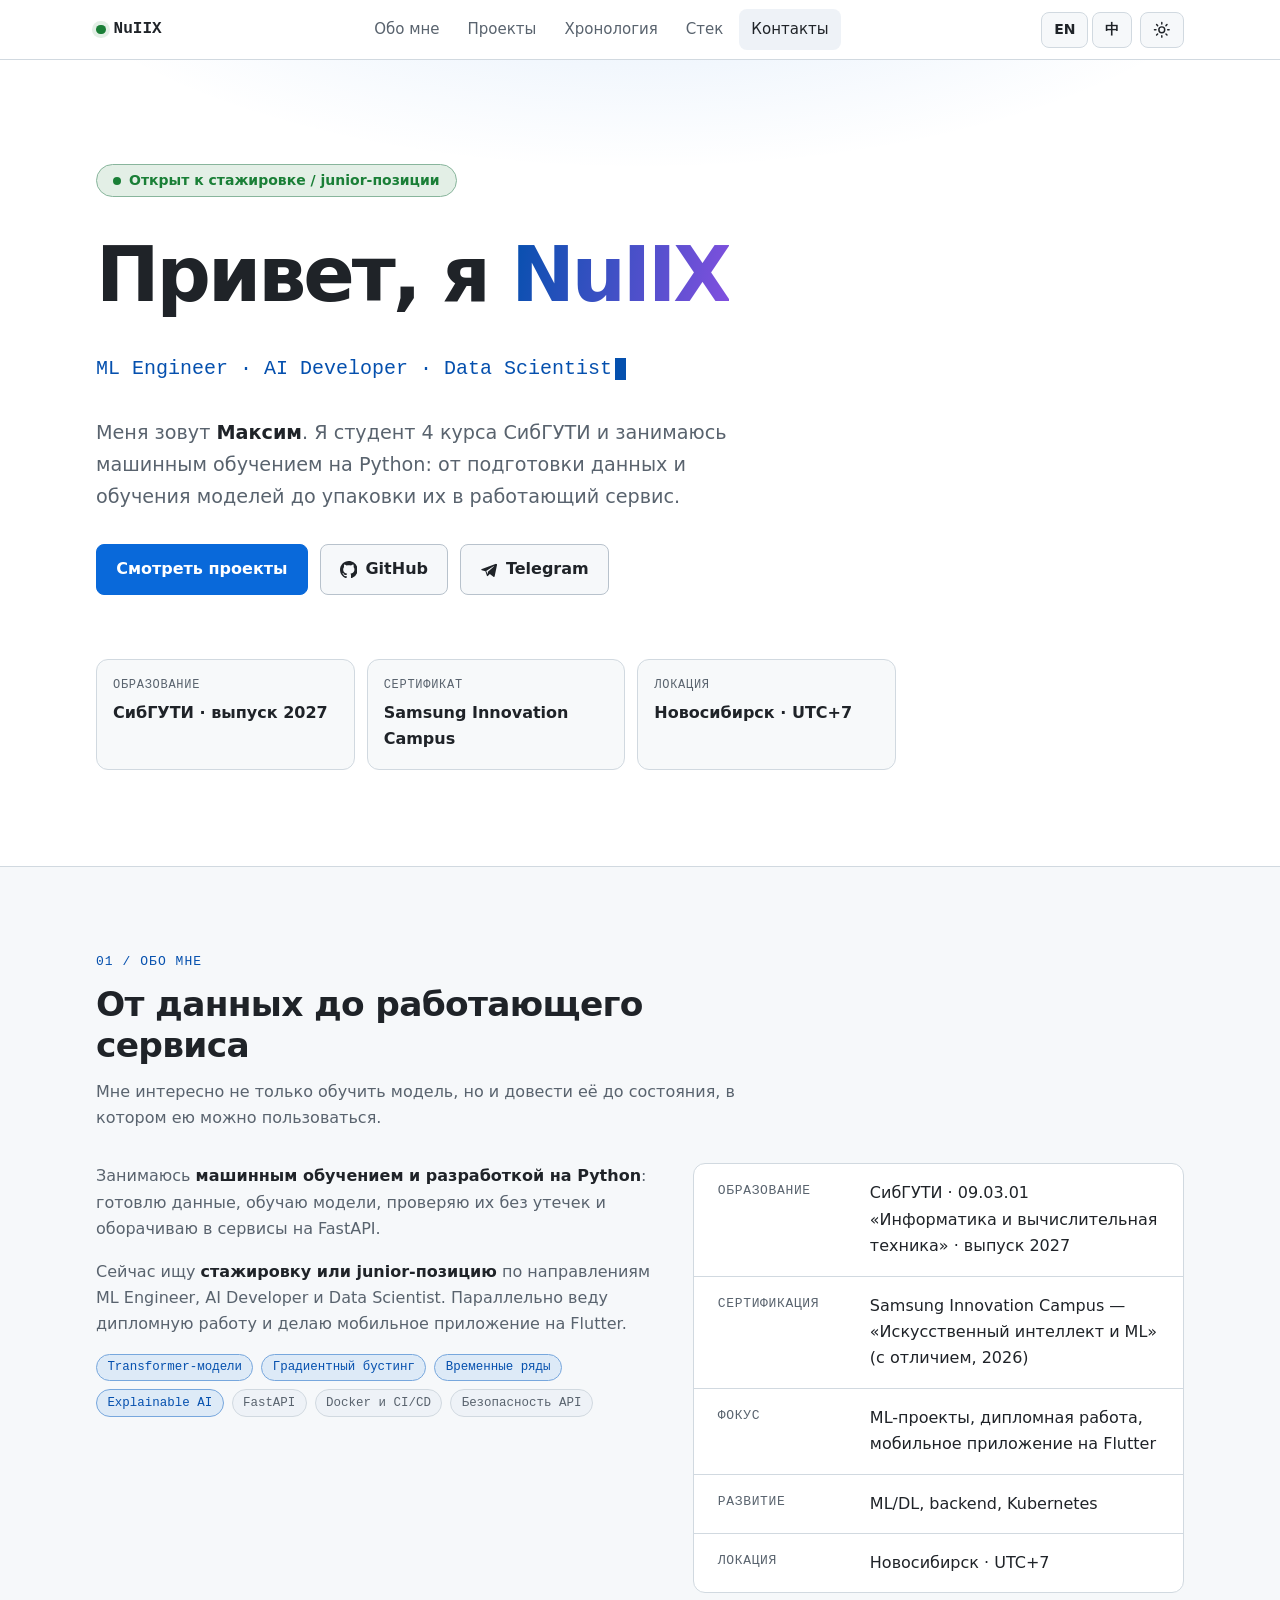
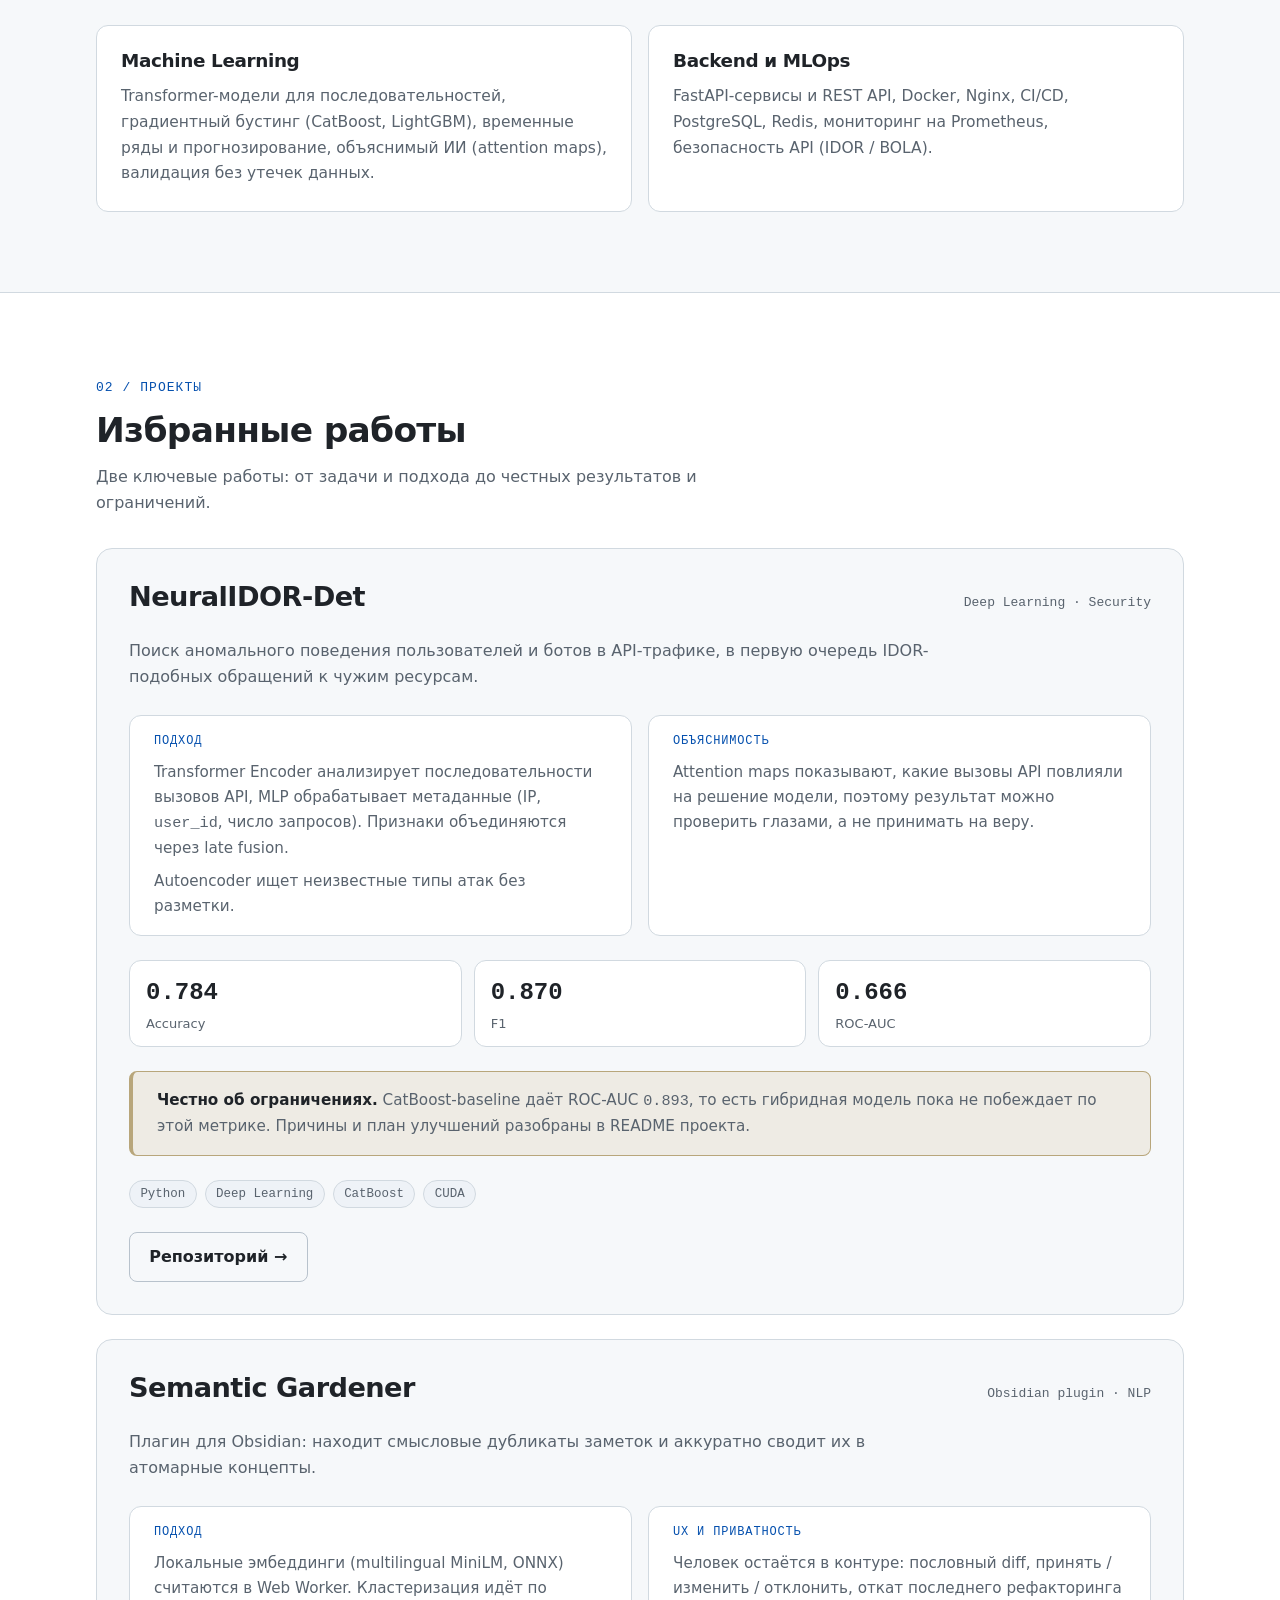
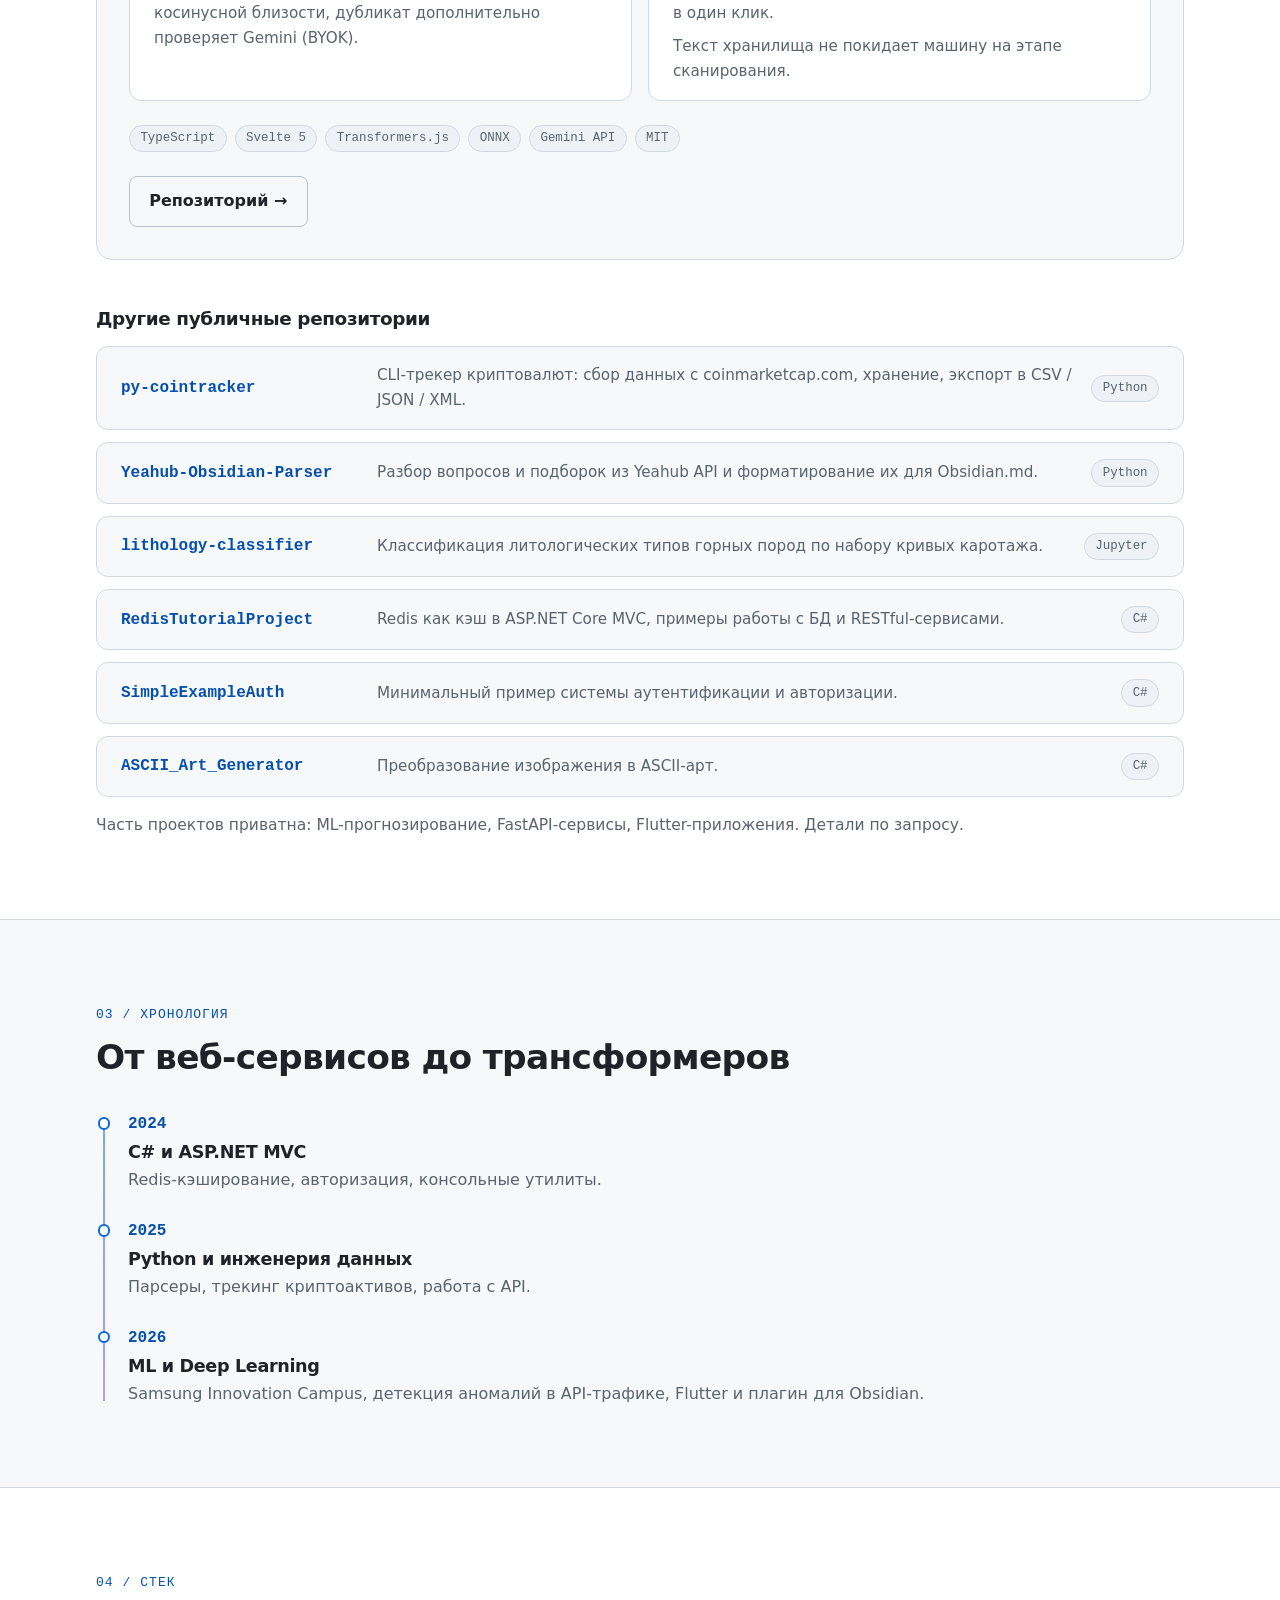
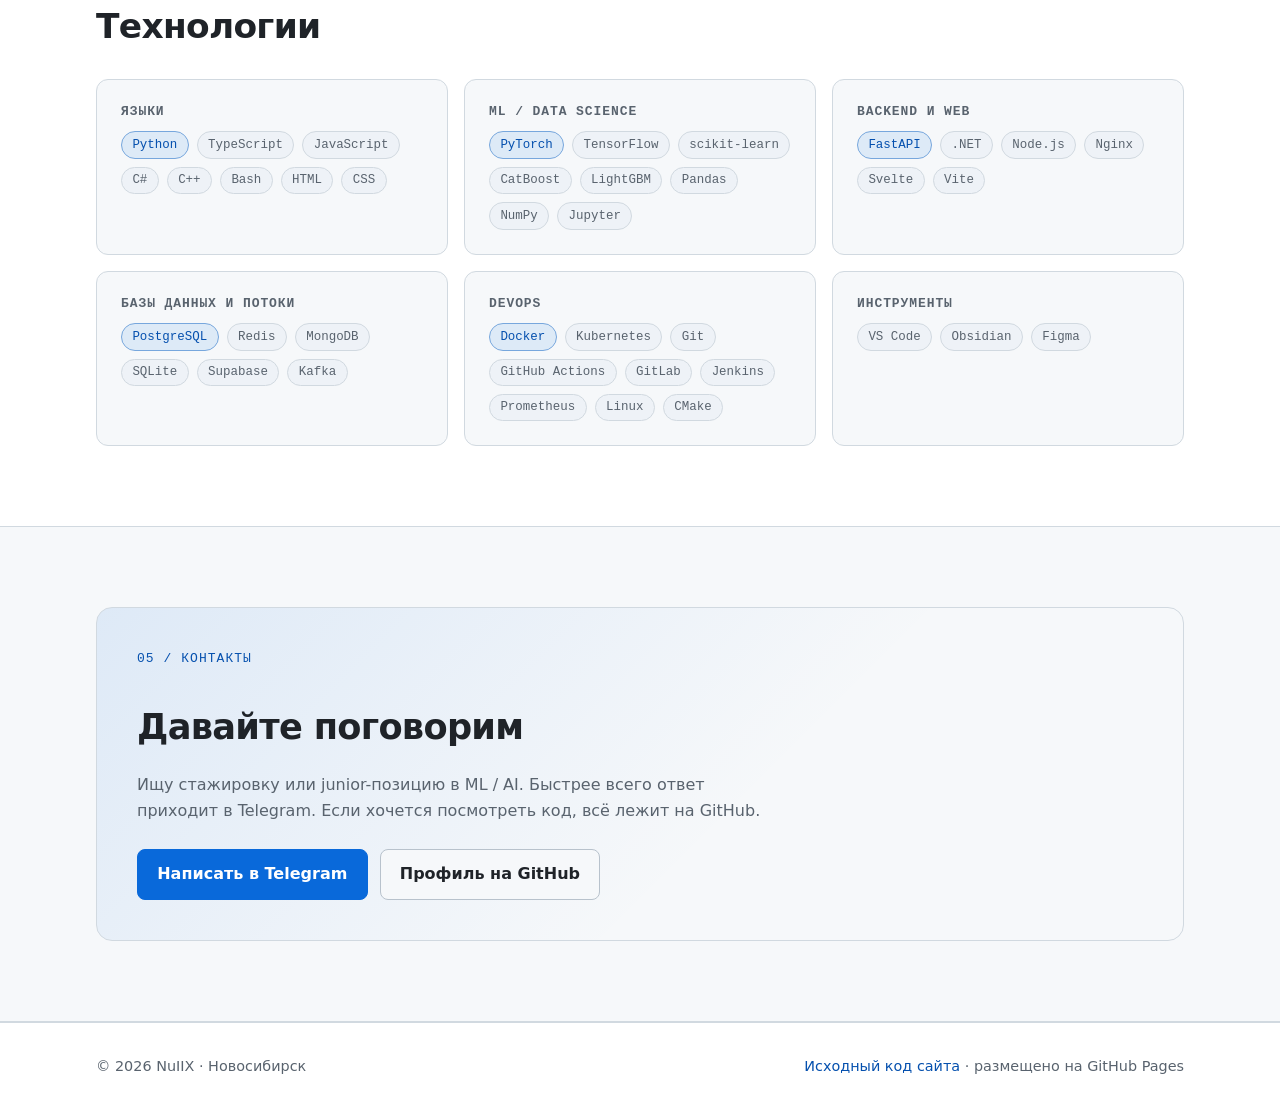
<file: index.html>
<!DOCTYPE html>
<html lang="ru" data-theme="dark">
<head>
  <meta charset="utf-8">
  <meta name="viewport" content="width=device-width, initial-scale=1">
  <title>NuIIX — ML Engineer / AI Developer | Максим, Новосибирск</title>
  <meta name="description" content="Портфолио Максима (NuIIX): ML Engineer, AI Developer, Python. Transformer-модели, детекция аномалий в API-трафике, плагин для Obsidian. Ищу стажировку или junior-позицию.">
  <meta name="author" content="NuIIX">
  <meta name="theme-color" content="#0d1117">
  <link rel="canonical" href="https://nuiix.github.io/">
  <link rel="alternate" hreflang="ru" href="https://nuiix.github.io/">
  <link rel="alternate" hreflang="en" href="https://nuiix.github.io/en/">
  <link rel="alternate" hreflang="zh" href="https://nuiix.github.io/zh/">
  <link rel="alternate" hreflang="x-default" href="https://nuiix.github.io/">
  <link rel="icon" href="/assets/favicon.svg" type="image/svg+xml">

  <meta property="og:type" content="website">
  <meta property="og:site_name" content="NuIIX">
  <meta property="og:locale" content="ru_RU">
  <meta property="og:locale:alternate" content="en_US">
  <meta property="og:title" content="NuIIX — ML Engineer / AI Developer">
  <meta property="og:description" content="Transformer-модели, детекция аномалий в API-трафике, ML-сервисы на FastAPI. Ищу стажировку или junior-позицию.">
  <meta property="og:url" content="https://nuiix.github.io/">
  <meta property="og:image" content="https://nuiix.github.io/assets/og.png">
  <meta property="og:image:width" content="1200">
  <meta property="og:image:height" content="630">
  <meta property="og:image:alt" content="NuIIX — ML Engineer, AI Developer, Python">
  <meta name="twitter:card" content="summary_large_image">
  <meta name="twitter:title" content="NuIIX — ML Engineer / AI Developer">
  <meta name="twitter:description" content="Transformer-модели, детекция аномалий в API-трафике, ML-сервисы на FastAPI.">
  <meta name="twitter:image" content="https://nuiix.github.io/assets/og.png">

  <script>
    (function () {
      var root = document.documentElement;
      var theme = "dark";
      try {
        theme = localStorage.getItem("nuiix-theme") ||
          (window.matchMedia("(prefers-color-scheme: light)").matches ? "light" : "dark");
      } catch (error) {
        console.warn("Theme preference unavailable, using dark:", error);
      }
      root.dataset.theme = theme;
      root.classList.add("js");
    })();
  </script>
  <link rel="stylesheet" href="/assets/css/style.css">

  <script type="application/ld+json">
  {
    "@context": "https://schema.org",
    "@type": "Person",
    "name": "Максим",
    "alternateName": "NuIIX",
    "url": "https://nuiix.github.io/",
    "image": "https://nuiix.github.io/assets/og.png",
    "jobTitle": "ML Engineer / AI Developer",
    "description": "Студент 4 курса СибГУТИ, занимается машинным обучением и разработкой на Python.",
    "address": { "@type": "PostalAddress", "addressLocality": "Новосибирск", "addressCountry": "RU" },
    "alumniOf": { "@type": "CollegeOrUniversity", "name": "СибГУТИ" },
    "knowsAbout": ["Machine Learning", "Deep Learning", "Python", "Transformers", "FastAPI", "Anomaly detection"],
    "sameAs": ["https://github.com/NuIIX", "https://t.me/NUIIXXX"]
  }
  </script>
</head>
<body>
  <a class="skip-link" href="#main">Перейти к содержимому</a>

  <header class="site-header">
    <div class="container site-header__inner">
      <a class="brand" href="/" aria-label="NuIIX — на главную"><span class="brand__dot" aria-hidden="true"></span>NuIIX</a>

      <nav class="nav" id="site-nav" data-nav aria-label="Основная навигация">
        <a class="nav__link" href="#about">Обо мне</a>
        <a class="nav__link" href="#projects">Проекты</a>
        <a class="nav__link" href="#journey">Хронология</a>
        <a class="nav__link" href="#stack">Стек</a>
        <a class="nav__link" href="#contact">Контакты</a>
      </nav>

      <div class="header-tools">
        <div class="lang-group" role="group" aria-label="Выбор языка">
          <a class="lang-link" href="/en/" hreflang="en" lang="en" aria-label="Switch to English">EN</a>
          <a class="lang-link" href="/zh/" hreflang="zh" lang="zh-CN" aria-label="切换到中文">中</a>
        </div>
        <button class="icon-btn theme-toggle" type="button" data-theme-toggle aria-label="Переключить тему оформления">
          <svg class="icon-moon" viewBox="0 0 24 24" fill="none" stroke="currentColor" stroke-width="2" stroke-linecap="round" stroke-linejoin="round" aria-hidden="true"><path d="M21 12.8A9 9 0 1 1 11.2 3a7 7 0 0 0 9.8 9.8z"/></svg>
          <svg class="icon-sun" viewBox="0 0 24 24" fill="none" stroke="currentColor" stroke-width="2" stroke-linecap="round" stroke-linejoin="round" aria-hidden="true"><circle cx="12" cy="12" r="4"/><path d="M12 2v2M12 20v2M4.9 4.9l1.4 1.4M17.7 17.7l1.4 1.4M2 12h2M20 12h2M4.9 19.1l1.4-1.4M17.7 6.3l1.4-1.4"/></svg>
        </button>
        <button class="icon-btn nav-toggle" type="button" data-nav-toggle aria-controls="site-nav" aria-expanded="false" aria-label="Открыть меню">
          <svg viewBox="0 0 24 24" fill="none" stroke="currentColor" stroke-width="2" stroke-linecap="round" aria-hidden="true"><path d="M4 7h16M4 12h16M4 17h16"/></svg>
        </button>
      </div>
    </div>
  </header>

  <main id="main">
    <!-- ================= HERO ================= -->
    <section class="hero" aria-labelledby="hero-title">
      <div class="container hero__inner">
        <p class="status-pill"><span class="status-pill__dot" aria-hidden="true"></span>Открыт к стажировке / junior-позиции</p>
        <h1 class="hero__title" id="hero-title">Привет, я <span class="gradient">NuIIX</span></h1>
        <p class="hero__role">ML Engineer · AI Developer · Data Scientist<span class="cursor" aria-hidden="true"></span></p>
        <p class="hero__lead">
          Меня зовут <strong>Максим</strong>. Я студент 4 курса СибГУТИ и занимаюсь машинным обучением на Python:
          от подготовки данных и обучения моделей до упаковки их в работающий сервис.
        </p>
        <div class="btn-row">
          <a class="btn btn--primary" href="#projects">Смотреть проекты</a>
          <a class="btn" href="https://github.com/NuIIX" rel="me noopener">
            <svg viewBox="0 0 16 16" fill="currentColor" aria-hidden="true"><path d="M8 0C3.58 0 0 3.58 0 8c0 3.54 2.29 6.53 5.47 7.59.4.07.55-.17.55-.38 0-.19-.01-.82-.01-1.49-2.01.37-2.53-.49-2.69-.94-.09-.23-.48-.94-.82-1.13-.28-.15-.68-.52-.01-.53.63-.01 1.08.58 1.23.82.72 1.21 1.87.87 2.33.66.07-.52.28-.87.51-1.07-1.78-.2-3.64-.89-3.64-3.95 0-.87.31-1.59.82-2.15-.08-.2-.36-1.02.08-2.12 0 0 .67-.21 2.2.82.64-.18 1.32-.27 2-.27.68 0 1.36.09 2 .27 1.53-1.04 2.2-.82 2.2-.82.44 1.1.16 1.92.08 2.12.51.56.82 1.27.82 2.15 0 3.07-1.87 3.75-3.65 3.95.29.25.54.73.54 1.48 0 1.07-.01 1.93-.01 2.2 0 .21.15.46.55.38A8.013 8.013 0 0016 8c0-4.42-3.58-8-8-8z"/></svg>
            GitHub
          </a>
          <a class="btn" href="https://t.me/NUIIXXX" rel="me noopener">
            <svg viewBox="0 0 24 24" fill="currentColor" aria-hidden="true"><path d="M21.9 3.6 2.7 11c-1.3.5-1.3 1.3-.2 1.6l4.9 1.5 1.9 5.8c.2.6.1.8.7.8.5 0 .7-.2 1-.5l2.4-2.3 4.9 3.6c.9.5 1.5.2 1.7-.8l3.2-15.1c.3-1.3-.5-1.9-1.3-1.5zM8.5 13.5l9.9-6.2c.5-.3.9-.1.5.2l-8.1 7.3-.3 3.4z"/></svg>
            Telegram
          </a>
        </div>
        <ul class="facts">
          <li class="facts__item"><span class="facts__label">Образование</span><span class="facts__value">СибГУТИ · выпуск 2027</span></li>
          <li class="facts__item"><span class="facts__label">Сертификат</span><span class="facts__value">Samsung Innovation Campus</span></li>
          <li class="facts__item"><span class="facts__label">Локация</span><span class="facts__value">Новосибирск · UTC+7</span></li>
        </ul>
      </div>
    </section>

    <!-- ================= ABOUT ================= -->
    <section class="section section--alt" id="about" aria-labelledby="about-title">
      <div class="container">
        <div class="section__head reveal">
          <span class="eyebrow">01 / Обо мне</span>
          <h2 class="section__title" id="about-title">От данных до работающего сервиса</h2>
          <p class="section__lead">Мне интересно не только обучить модель, но и довести её до состояния, в котором ею можно пользоваться.</p>
        </div>
        <div class="about-grid">
          <div class="about-text reveal">
            <p>Занимаюсь <strong>машинным обучением и разработкой на Python</strong>: готовлю данные, обучаю модели, проверяю их без утечек и оборачиваю в сервисы на FastAPI.</p>
            <p>Сейчас ищу <strong>стажировку или junior-позицию</strong> по направлениям ML Engineer, AI Developer и Data Scientist. Параллельно веду дипломную работу и делаю мобильное приложение на Flutter.</p>
            <div>
              <ul class="tags">
                <li class="tag tag--accent">Transformer-модели</li>
                <li class="tag tag--accent">Градиентный бустинг</li>
                <li class="tag tag--accent">Временные ряды</li>
                <li class="tag tag--accent">Explainable AI</li>
                <li class="tag">FastAPI</li>
                <li class="tag">Docker и CI/CD</li>
                <li class="tag">Безопасность API</li>
              </ul>
            </div>
          </div>
          <dl class="dl reveal">
            <div class="dl__row"><dt>Образование</dt><dd>СибГУТИ · 09.03.01 «Информатика и вычислительная техника» · выпуск 2027</dd></div>
            <div class="dl__row"><dt>Сертификация</dt><dd>Samsung Innovation Campus — «Искусственный интеллект и ML» (с отличием, 2026)</dd></div>
            <div class="dl__row"><dt>Фокус</dt><dd>ML-проекты, дипломная работа, мобильное приложение на Flutter</dd></div>
            <div class="dl__row"><dt>Развитие</dt><dd>ML/DL, backend, Kubernetes</dd></div>
            <div class="dl__row"><dt>Локация</dt><dd>Новосибирск · UTC+7</dd></div>
          </dl>
        </div>

        <div class="grid grid--2" style="margin-top: var(--space-6)">
          <article class="card reveal">
            <h3 class="card__title">Machine Learning</h3>
            <p class="card__text">Transformer-модели для последовательностей, градиентный бустинг (CatBoost, LightGBM), временные ряды и прогнозирование, объяснимый ИИ (attention maps), валидация без утечек данных.</p>
          </article>
          <article class="card reveal">
            <h3 class="card__title">Backend и MLOps</h3>
            <p class="card__text">FastAPI-сервисы и REST API, Docker, Nginx, CI/CD, PostgreSQL, Redis, мониторинг на Prometheus, безопасность API (IDOR / BOLA).</p>
          </article>
        </div>
      </div>
    </section>

    <!-- ================= PROJECTS ================= -->
    <section class="section" id="projects" aria-labelledby="projects-title">
      <div class="container">
        <div class="section__head reveal">
          <span class="eyebrow">02 / Проекты</span>
          <h2 class="section__title" id="projects-title">Избранные работы</h2>
          <p class="section__lead">Две ключевые работы: от задачи и подхода до честных результатов и ограничений.</p>
        </div>

        <div class="projects">
          <article class="project reveal" aria-labelledby="p-idor">
            <div class="project__head">
              <h3 class="project__title" id="p-idor">NeuralIDOR-Det</h3>
              <span class="project__kicker">Deep Learning · Security</span>
            </div>
            <p class="project__lead">Поиск аномального поведения пользователей и ботов в API-трафике, в первую очередь IDOR-подобных обращений к чужим ресурсам.</p>
            <div class="cases">
              <div class="case">
                <span class="case__label">Подход</span>
                <p>Transformer Encoder анализирует последовательности вызовов API, MLP обрабатывает метаданные (IP, <code>user_id</code>, число запросов). Признаки объединяются через late fusion.</p>
                <p>Autoencoder ищет неизвестные типы атак без разметки.</p>
              </div>
              <div class="case">
                <span class="case__label">Объяснимость</span>
                <p>Attention maps показывают, какие вызовы API повлияли на решение модели, поэтому результат можно проверить глазами, а не принимать на веру.</p>
              </div>
            </div>
            <ul class="metrics">
              <li class="metric"><span class="metric__value">0.784</span><span class="metric__label">Accuracy</span></li>
              <li class="metric"><span class="metric__value">0.870</span><span class="metric__label">F1</span></li>
              <li class="metric"><span class="metric__value">0.666</span><span class="metric__label">ROC-AUC</span></li>
            </ul>
            <p class="note"><strong>Честно об ограничениях.</strong> CatBoost-baseline даёт ROC-AUC <code>0.893</code>, то есть гибридная модель пока не побеждает по этой метрике. Причины и план улучшений разобраны в README проекта.</p>
            <ul class="tags">
              <li class="tag">Python</li><li class="tag">Deep Learning</li><li class="tag">CatBoost</li><li class="tag">CUDA</li>
            </ul>
            <div class="project__links">
              <a class="btn" href="https://github.com/NuIIX/NeuralIDOR-Det" rel="noopener">Репозиторий →</a>
            </div>
          </article>

          <article class="project reveal" aria-labelledby="p-garden">
            <div class="project__head">
              <h3 class="project__title" id="p-garden">Semantic Gardener</h3>
              <span class="project__kicker">Obsidian plugin · NLP</span>
            </div>
            <p class="project__lead">Плагин для Obsidian: находит смысловые дубликаты заметок и аккуратно сводит их в атомарные концепты.</p>
            <div class="cases">
              <div class="case">
                <span class="case__label">Подход</span>
                <p>Локальные эмбеддинги (multilingual MiniLM, ONNX) считаются в Web Worker. Кластеризация идёт по косинусной близости, дубликат дополнительно проверяет Gemini (BYOK).</p>
              </div>
              <div class="case">
                <span class="case__label">UX и приватность</span>
                <p>Человек остаётся в контуре: пословный diff, принять / изменить / отклонить, откат последнего рефакторинга в один клик.</p>
                <p>Текст хранилища не покидает машину на этапе сканирования.</p>
              </div>
            </div>
            <ul class="tags">
              <li class="tag">TypeScript</li><li class="tag">Svelte 5</li><li class="tag">Transformers.js</li><li class="tag">ONNX</li><li class="tag">Gemini API</li><li class="tag">MIT</li>
            </ul>
            <div class="project__links">
              <a class="btn" href="https://github.com/NuIIX/obsidian-semantic-gardener" rel="noopener">Репозиторий →</a>
            </div>
          </article>
        </div>

        <h3 class="card__title reveal" style="margin: var(--space-7) 0 var(--space-4)">Другие публичные репозитории</h3>
        <ul class="repo-list">
          <li class="repo reveal">
            <a class="repo__name" href="https://github.com/NuIIX/py-cointracker" rel="noopener">py-cointracker</a>
            <span class="repo__desc">CLI-трекер криптовалют: сбор данных с coinmarketcap.com, хранение, экспорт в CSV / JSON / XML.</span>
            <span class="tag">Python</span>
          </li>
          <li class="repo reveal">
            <a class="repo__name" href="https://github.com/NuIIX/Yeahub-Obsidian-Parser" rel="noopener">Yeahub-Obsidian-Parser</a>
            <span class="repo__desc">Разбор вопросов и подборок из Yeahub API и форматирование их для Obsidian.md.</span>
            <span class="tag">Python</span>
          </li>
          <li class="repo reveal">
            <a class="repo__name" href="https://github.com/NuIIX/lithology-classifier" rel="noopener">lithology-classifier</a>
            <span class="repo__desc">Классификация литологических типов горных пород по набору кривых каротажа.</span>
            <span class="tag">Jupyter</span>
          </li>
          <li class="repo reveal">
            <a class="repo__name" href="https://github.com/NuIIX/RedisTutorialProject" rel="noopener">RedisTutorialProject</a>
            <span class="repo__desc">Redis как кэш в ASP.NET Core MVC, примеры работы с БД и RESTful-сервисами.</span>
            <span class="tag">C#</span>
          </li>
          <li class="repo reveal">
            <a class="repo__name" href="https://github.com/NuIIX/SimpleExampleAuth" rel="noopener">SimpleExampleAuth</a>
            <span class="repo__desc">Минимальный пример системы аутентификации и авторизации.</span>
            <span class="tag">C#</span>
          </li>
          <li class="repo reveal">
            <a class="repo__name" href="https://github.com/NuIIX/ASCII_Art_Generator" rel="noopener">ASCII_Art_Generator</a>
            <span class="repo__desc">Преобразование изображения в ASCII-арт.</span>
            <span class="tag">C#</span>
          </li>
        </ul>
        <p class="card__text reveal" style="margin-top: var(--space-4)">Часть проектов приватна: ML-прогнозирование, FastAPI-сервисы, Flutter-приложения. Детали по запросу.</p>
      </div>
    </section>

    <!-- ================= JOURNEY ================= -->
    <section class="section section--alt" id="journey" aria-labelledby="journey-title">
      <div class="container">
        <div class="section__head reveal">
          <span class="eyebrow">03 / Хронология</span>
          <h2 class="section__title" id="journey-title">От веб-сервисов до трансформеров</h2>
        </div>
        <ol class="timeline">
          <li class="timeline__item reveal">
            <span class="timeline__year">2024</span>
            <h3 class="timeline__title">C# и ASP.NET MVC</h3>
            <p class="timeline__text">Redis-кэширование, авторизация, консольные утилиты.</p>
          </li>
          <li class="timeline__item reveal">
            <span class="timeline__year">2025</span>
            <h3 class="timeline__title">Python и инженерия данных</h3>
            <p class="timeline__text">Парсеры, трекинг криптоактивов, работа с API.</p>
          </li>
          <li class="timeline__item reveal">
            <span class="timeline__year">2026</span>
            <h3 class="timeline__title">ML и Deep Learning</h3>
            <p class="timeline__text">Samsung Innovation Campus, детекция аномалий в API-трафике, Flutter и плагин для Obsidian.</p>
          </li>
        </ol>
      </div>
    </section>

    <!-- ================= STACK ================= -->
    <section class="section" id="stack" aria-labelledby="stack-title">
      <div class="container">
        <div class="section__head reveal">
          <span class="eyebrow">04 / Стек</span>
          <h2 class="section__title" id="stack-title">Технологии</h2>
        </div>
        <div class="stack">
          <div class="stack__group reveal">
            <h3 class="stack__title">Языки</h3>
            <ul class="tags"><li class="tag tag--accent">Python</li><li class="tag">TypeScript</li><li class="tag">JavaScript</li><li class="tag">C#</li><li class="tag">C++</li><li class="tag">Bash</li><li class="tag">HTML</li><li class="tag">CSS</li></ul>
          </div>
          <div class="stack__group reveal">
            <h3 class="stack__title">ML / Data Science</h3>
            <ul class="tags"><li class="tag tag--accent">PyTorch</li><li class="tag">TensorFlow</li><li class="tag">scikit-learn</li><li class="tag">CatBoost</li><li class="tag">LightGBM</li><li class="tag">Pandas</li><li class="tag">NumPy</li><li class="tag">Jupyter</li></ul>
          </div>
          <div class="stack__group reveal">
            <h3 class="stack__title">Backend и Web</h3>
            <ul class="tags"><li class="tag tag--accent">FastAPI</li><li class="tag">.NET</li><li class="tag">Node.js</li><li class="tag">Nginx</li><li class="tag">Svelte</li><li class="tag">Vite</li></ul>
          </div>
          <div class="stack__group reveal">
            <h3 class="stack__title">Базы данных и потоки</h3>
            <ul class="tags"><li class="tag tag--accent">PostgreSQL</li><li class="tag">Redis</li><li class="tag">MongoDB</li><li class="tag">SQLite</li><li class="tag">Supabase</li><li class="tag">Kafka</li></ul>
          </div>
          <div class="stack__group reveal">
            <h3 class="stack__title">DevOps</h3>
            <ul class="tags"><li class="tag tag--accent">Docker</li><li class="tag">Kubernetes</li><li class="tag">Git</li><li class="tag">GitHub Actions</li><li class="tag">GitLab</li><li class="tag">Jenkins</li><li class="tag">Prometheus</li><li class="tag">Linux</li><li class="tag">CMake</li></ul>
          </div>
          <div class="stack__group reveal">
            <h3 class="stack__title">Инструменты</h3>
            <ul class="tags"><li class="tag">VS Code</li><li class="tag">Obsidian</li><li class="tag">Figma</li></ul>
          </div>
        </div>
      </div>
    </section>

    <!-- ================= CONTACT ================= -->
    <section class="section section--alt" id="contact" aria-labelledby="contact-title">
      <div class="container">
        <div class="contact reveal">
          <span class="eyebrow">05 / Контакты</span>
          <h2 class="contact__title" id="contact-title">Давайте поговорим</h2>
          <p class="contact__text">Ищу стажировку или junior-позицию в ML / AI. Быстрее всего ответ приходит в Telegram. Если хочется посмотреть код, всё лежит на GitHub.</p>
          <div class="btn-row">
            <a class="btn btn--primary" href="https://t.me/NUIIXXX" rel="me noopener">Написать в Telegram</a>
            <a class="btn" href="https://github.com/NuIIX" rel="me noopener">Профиль на GitHub</a>
          </div>
        </div>
      </div>
    </section>
  </main>

  <footer class="site-footer">
    <div class="container site-footer__inner">
      <span>© 2026 NuIIX · Новосибирск</span>
      <span><a href="https://github.com/NuIIX/NuIIX.github.io" rel="noopener">Исходный код сайта</a> · размещено на GitHub Pages</span>
    </div>
  </footer>

  <script src="/assets/js/main.js" defer></script>
</body>
</html>
</file>
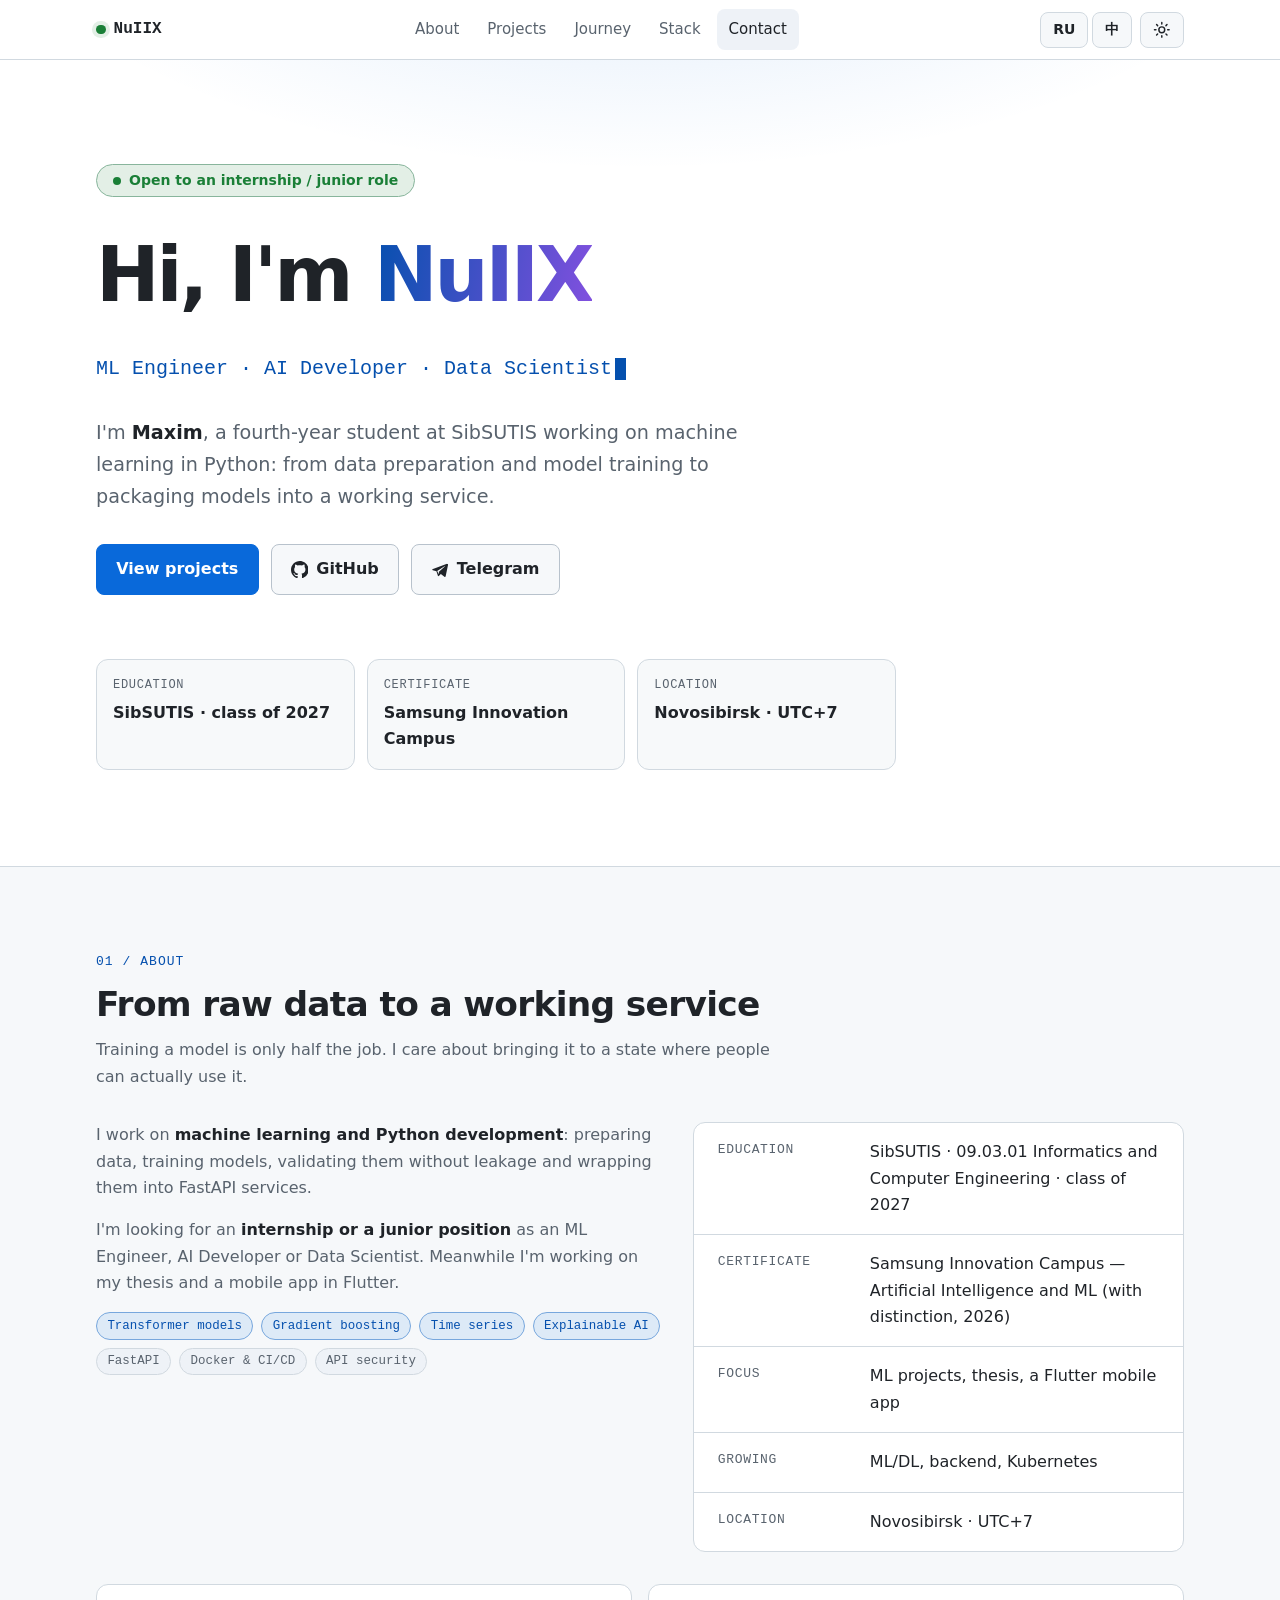
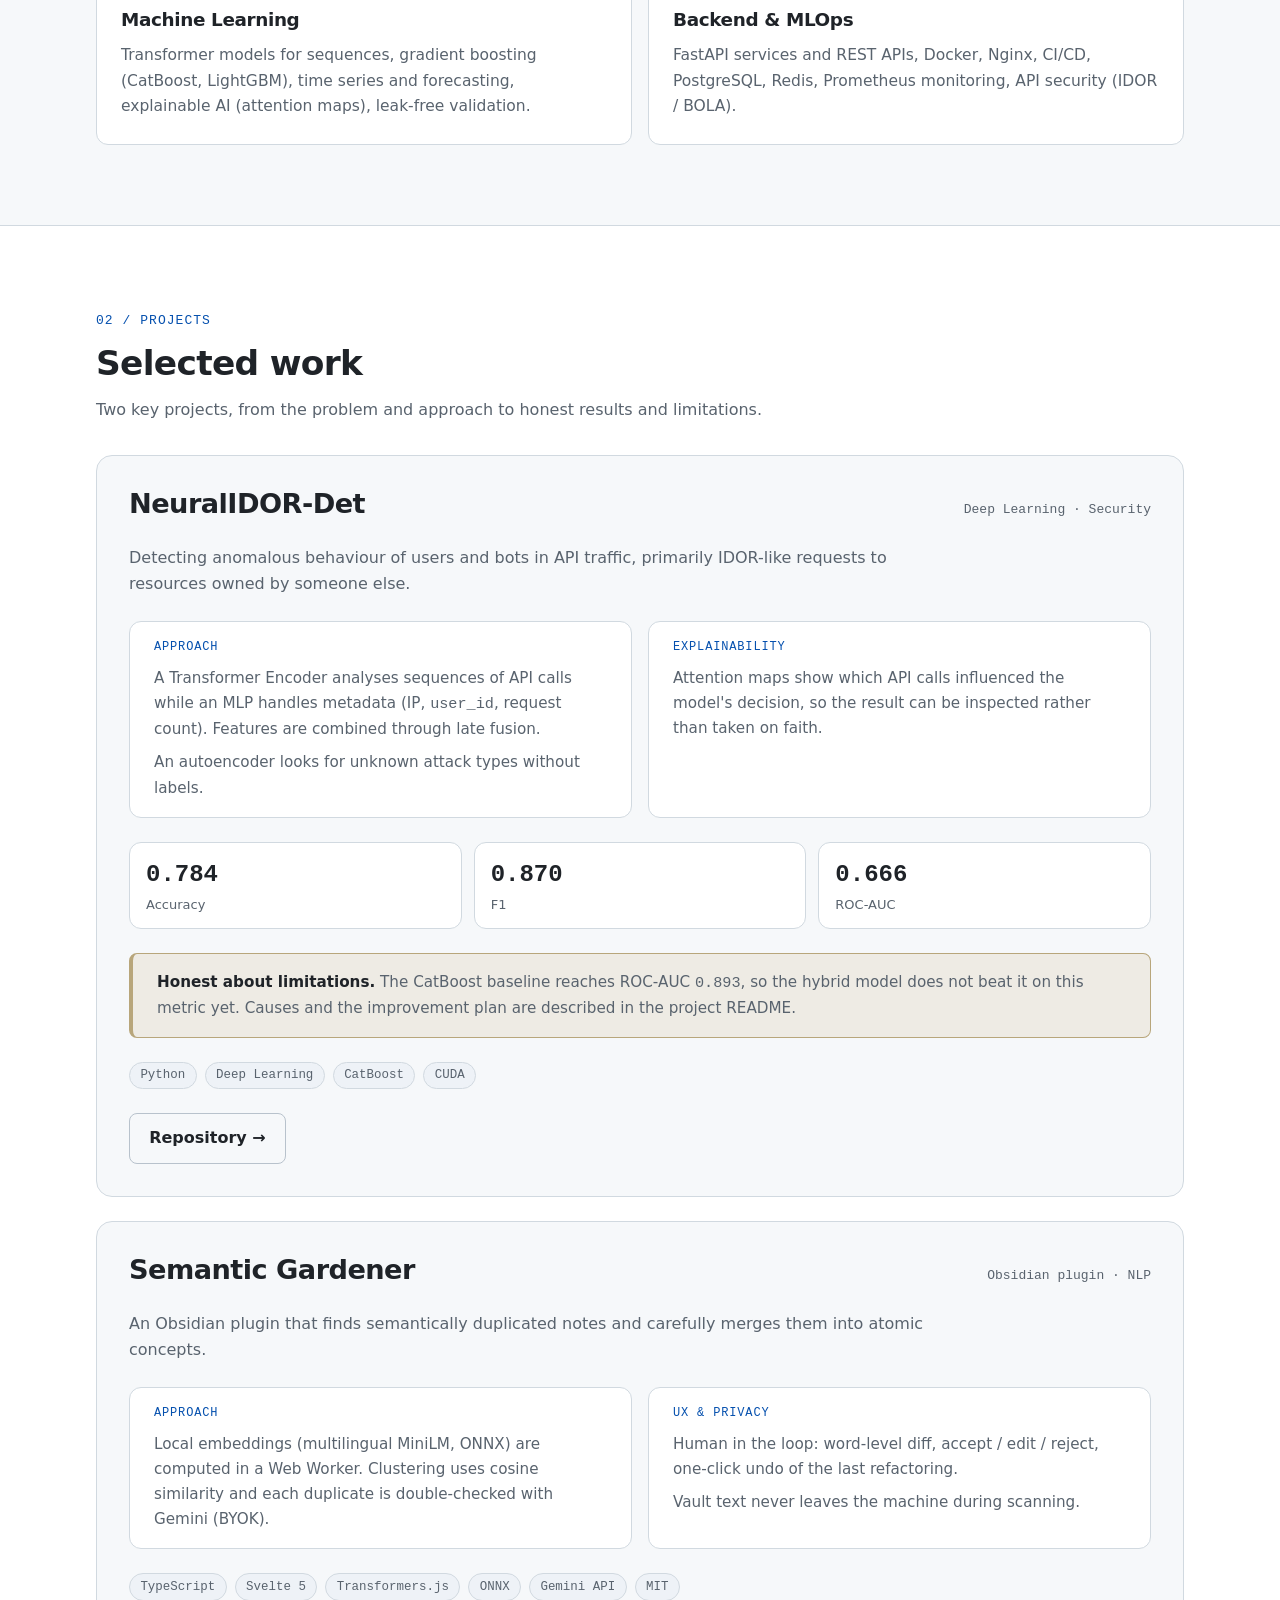
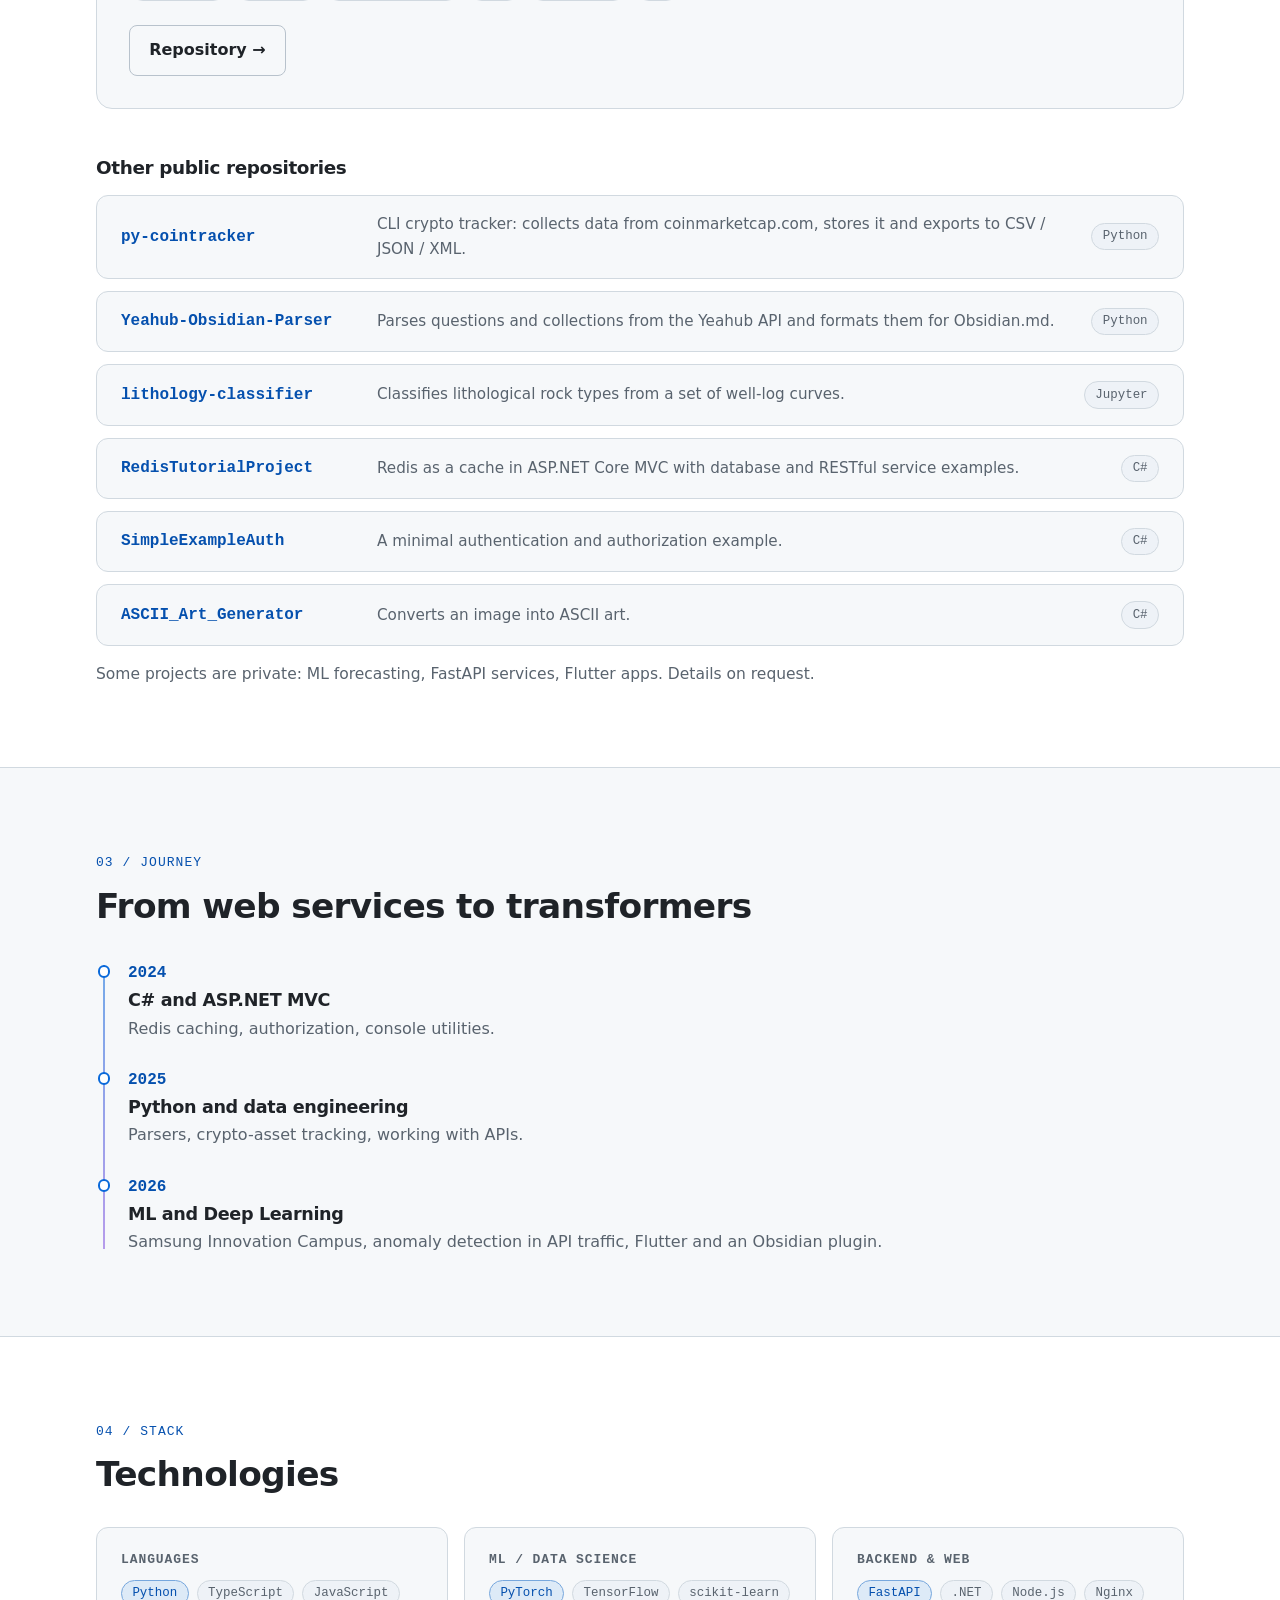
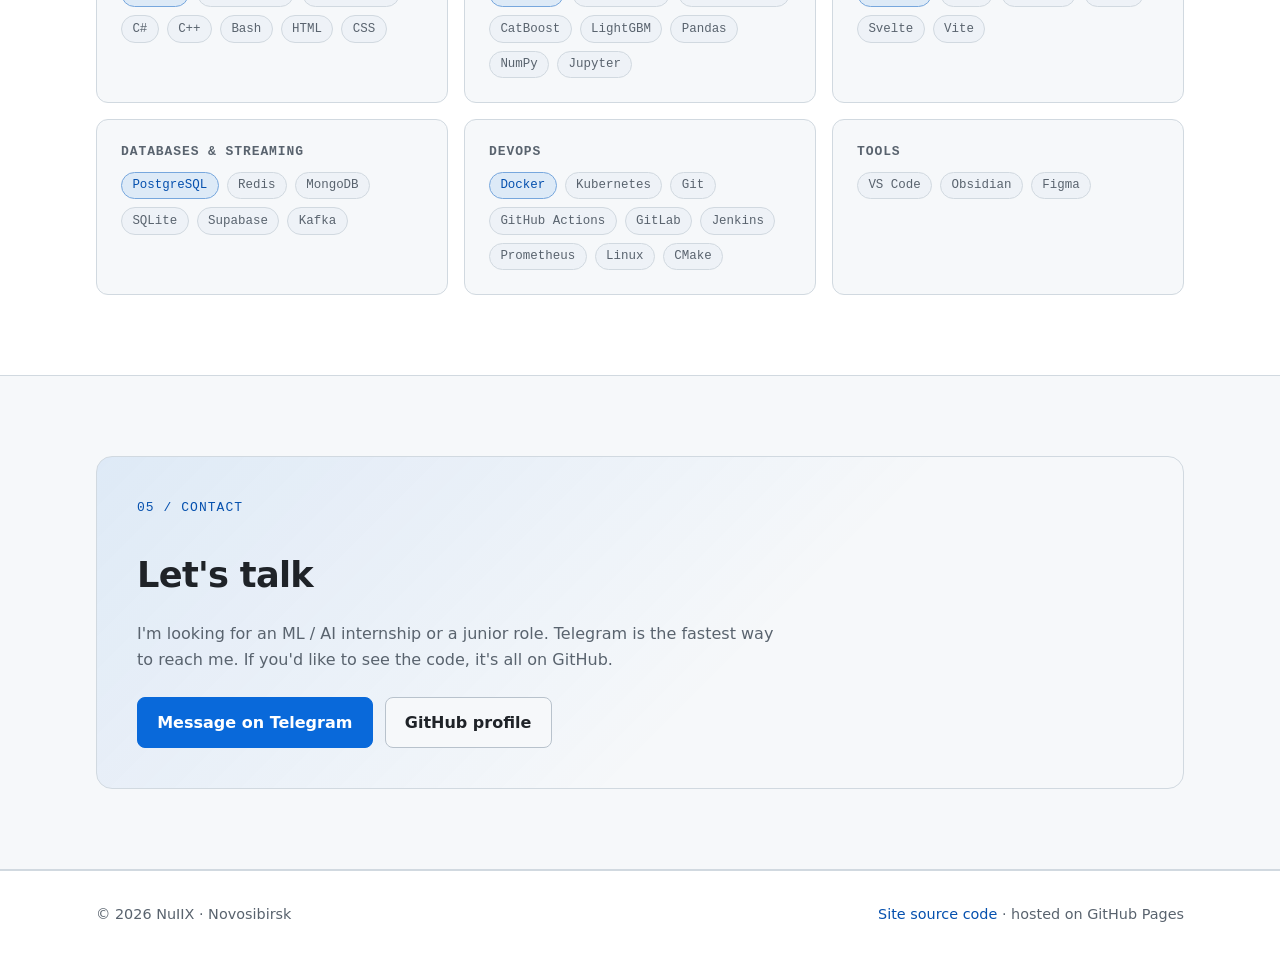
<file: en/index.html>
<!DOCTYPE html>
<html lang="en" data-theme="dark">
<head>
  <meta charset="utf-8">
  <meta name="viewport" content="width=device-width, initial-scale=1">
  <title>NuIIX — ML Engineer / AI Developer | Maxim, Novosibirsk</title>
  <meta name="description" content="Portfolio of Maxim (NuIIX): ML Engineer, AI Developer, Python. Transformer models, anomaly detection in API traffic, an Obsidian plugin. Open to an internship or a junior role.">
  <meta name="author" content="NuIIX">
  <meta name="theme-color" content="#0d1117">
  <link rel="canonical" href="https://nuiix.github.io/en/">
  <link rel="alternate" hreflang="ru" href="https://nuiix.github.io/">
  <link rel="alternate" hreflang="en" href="https://nuiix.github.io/en/">
  <link rel="alternate" hreflang="zh" href="https://nuiix.github.io/zh/">
  <link rel="alternate" hreflang="x-default" href="https://nuiix.github.io/">
  <link rel="icon" href="/assets/favicon.svg" type="image/svg+xml">

  <meta property="og:type" content="website">
  <meta property="og:site_name" content="NuIIX">
  <meta property="og:locale" content="en_US">
  <meta property="og:locale:alternate" content="ru_RU">
  <meta property="og:title" content="NuIIX — ML Engineer / AI Developer">
  <meta property="og:description" content="Transformer models, anomaly detection in API traffic, ML services on FastAPI. Open to an internship or a junior role.">
  <meta property="og:url" content="https://nuiix.github.io/en/">
  <meta property="og:image" content="https://nuiix.github.io/assets/og.png">
  <meta property="og:image:width" content="1200">
  <meta property="og:image:height" content="630">
  <meta property="og:image:alt" content="NuIIX — ML Engineer, AI Developer, Python">
  <meta name="twitter:card" content="summary_large_image">
  <meta name="twitter:title" content="NuIIX — ML Engineer / AI Developer">
  <meta name="twitter:description" content="Transformer models, anomaly detection in API traffic, ML services on FastAPI.">
  <meta name="twitter:image" content="https://nuiix.github.io/assets/og.png">

  <script>
    (function () {
      var root = document.documentElement;
      var theme = "dark";
      try {
        theme = localStorage.getItem("nuiix-theme") ||
          (window.matchMedia("(prefers-color-scheme: light)").matches ? "light" : "dark");
      } catch (error) {
        console.warn("Theme preference unavailable, using dark:", error);
      }
      root.dataset.theme = theme;
      root.classList.add("js");
    })();
  </script>
  <link rel="stylesheet" href="/assets/css/style.css">

  <script type="application/ld+json">
  {
    "@context": "https://schema.org",
    "@type": "Person",
    "name": "Maxim",
    "alternateName": "NuIIX",
    "url": "https://nuiix.github.io/en/",
    "image": "https://nuiix.github.io/assets/og.png",
    "jobTitle": "ML Engineer / AI Developer",
    "description": "Fourth-year student at SibSUTIS working on machine learning and Python development.",
    "address": { "@type": "PostalAddress", "addressLocality": "Novosibirsk", "addressCountry": "RU" },
    "alumniOf": { "@type": "CollegeOrUniversity", "name": "SibSUTIS" },
    "knowsAbout": ["Machine Learning", "Deep Learning", "Python", "Transformers", "FastAPI", "Anomaly detection"],
    "sameAs": ["https://github.com/NuIIX", "https://t.me/NUIIXXX"]
  }
  </script>
</head>
<body>
  <a class="skip-link" href="#main">Skip to content</a>

  <header class="site-header">
    <div class="container site-header__inner">
      <a class="brand" href="/en/" aria-label="NuIIX — home"><span class="brand__dot" aria-hidden="true"></span>NuIIX</a>

      <nav class="nav" id="site-nav" data-nav aria-label="Main navigation">
        <a class="nav__link" href="#about">About</a>
        <a class="nav__link" href="#projects">Projects</a>
        <a class="nav__link" href="#journey">Journey</a>
        <a class="nav__link" href="#stack">Stack</a>
        <a class="nav__link" href="#contact">Contact</a>
      </nav>

      <div class="header-tools">
        <div class="lang-group" role="group" aria-label="Language selection">
          <a class="lang-link" href="/" hreflang="ru" lang="ru" aria-label="Переключить на русский">RU</a>
          <a class="lang-link" href="/zh/" hreflang="zh" lang="zh-CN" aria-label="切换到中文">中</a>
        </div>
        <button class="icon-btn theme-toggle" type="button" data-theme-toggle aria-label="Toggle colour theme">
          <svg class="icon-moon" viewBox="0 0 24 24" fill="none" stroke="currentColor" stroke-width="2" stroke-linecap="round" stroke-linejoin="round" aria-hidden="true"><path d="M21 12.8A9 9 0 1 1 11.2 3a7 7 0 0 0 9.8 9.8z"/></svg>
          <svg class="icon-sun" viewBox="0 0 24 24" fill="none" stroke="currentColor" stroke-width="2" stroke-linecap="round" stroke-linejoin="round" aria-hidden="true"><circle cx="12" cy="12" r="4"/><path d="M12 2v2M12 20v2M4.9 4.9l1.4 1.4M17.7 17.7l1.4 1.4M2 12h2M20 12h2M4.9 19.1l1.4-1.4M17.7 6.3l1.4-1.4"/></svg>
        </button>
        <button class="icon-btn nav-toggle" type="button" data-nav-toggle aria-controls="site-nav" aria-expanded="false" aria-label="Open menu">
          <svg viewBox="0 0 24 24" fill="none" stroke="currentColor" stroke-width="2" stroke-linecap="round" aria-hidden="true"><path d="M4 7h16M4 12h16M4 17h16"/></svg>
        </button>
      </div>
    </div>
  </header>

  <main id="main">
    <!-- ================= HERO ================= -->
    <section class="hero" aria-labelledby="hero-title">
      <div class="container hero__inner">
        <p class="status-pill"><span class="status-pill__dot" aria-hidden="true"></span>Open to an internship / junior role</p>
        <h1 class="hero__title" id="hero-title">Hi, I'm <span class="gradient">NuIIX</span></h1>
        <p class="hero__role">ML Engineer · AI Developer · Data Scientist<span class="cursor" aria-hidden="true"></span></p>
        <p class="hero__lead">
          I'm <strong>Maxim</strong>, a fourth-year student at SibSUTIS working on machine learning in Python:
          from data preparation and model training to packaging models into a working service.
        </p>
        <div class="btn-row">
          <a class="btn btn--primary" href="#projects">View projects</a>
          <a class="btn" href="https://github.com/NuIIX" rel="me noopener">
            <svg viewBox="0 0 16 16" fill="currentColor" aria-hidden="true"><path d="M8 0C3.58 0 0 3.58 0 8c0 3.54 2.29 6.53 5.47 7.59.4.07.55-.17.55-.38 0-.19-.01-.82-.01-1.49-2.01.37-2.53-.49-2.69-.94-.09-.23-.48-.94-.82-1.13-.28-.15-.68-.52-.01-.53.63-.01 1.08.58 1.23.82.72 1.21 1.87.87 2.33.66.07-.52.28-.87.51-1.07-1.78-.2-3.64-.89-3.64-3.95 0-.87.31-1.59.82-2.15-.08-.2-.36-1.02.08-2.12 0 0 .67-.21 2.2.82.64-.18 1.32-.27 2-.27.68 0 1.36.09 2 .27 1.53-1.04 2.2-.82 2.2-.82.44 1.1.16 1.92.08 2.12.51.56.82 1.27.82 2.15 0 3.07-1.87 3.75-3.65 3.95.29.25.54.73.54 1.48 0 1.07-.01 1.93-.01 2.2 0 .21.15.46.55.38A8.013 8.013 0 0016 8c0-4.42-3.58-8-8-8z"/></svg>
            GitHub
          </a>
          <a class="btn" href="https://t.me/NUIIXXX" rel="me noopener">
            <svg viewBox="0 0 24 24" fill="currentColor" aria-hidden="true"><path d="M21.9 3.6 2.7 11c-1.3.5-1.3 1.3-.2 1.6l4.9 1.5 1.9 5.8c.2.6.1.8.7.8.5 0 .7-.2 1-.5l2.4-2.3 4.9 3.6c.9.5 1.5.2 1.7-.8l3.2-15.1c.3-1.3-.5-1.9-1.3-1.5zM8.5 13.5l9.9-6.2c.5-.3.9-.1.5.2l-8.1 7.3-.3 3.4z"/></svg>
            Telegram
          </a>
        </div>
        <ul class="facts">
          <li class="facts__item"><span class="facts__label">Education</span><span class="facts__value">SibSUTIS · class of 2027</span></li>
          <li class="facts__item"><span class="facts__label">Certificate</span><span class="facts__value">Samsung Innovation Campus</span></li>
          <li class="facts__item"><span class="facts__label">Location</span><span class="facts__value">Novosibirsk · UTC+7</span></li>
        </ul>
      </div>
    </section>

    <!-- ================= ABOUT ================= -->
    <section class="section section--alt" id="about" aria-labelledby="about-title">
      <div class="container">
        <div class="section__head reveal">
          <span class="eyebrow">01 / About</span>
          <h2 class="section__title" id="about-title">From raw data to a working service</h2>
          <p class="section__lead">Training a model is only half the job. I care about bringing it to a state where people can actually use it.</p>
        </div>
        <div class="about-grid">
          <div class="about-text reveal">
            <p>I work on <strong>machine learning and Python development</strong>: preparing data, training models, validating them without leakage and wrapping them into FastAPI services.</p>
            <p>I'm looking for an <strong>internship or a junior position</strong> as an ML Engineer, AI Developer or Data Scientist. Meanwhile I'm working on my thesis and a mobile app in Flutter.</p>
            <div>
              <ul class="tags">
                <li class="tag tag--accent">Transformer models</li>
                <li class="tag tag--accent">Gradient boosting</li>
                <li class="tag tag--accent">Time series</li>
                <li class="tag tag--accent">Explainable AI</li>
                <li class="tag">FastAPI</li>
                <li class="tag">Docker &amp; CI/CD</li>
                <li class="tag">API security</li>
              </ul>
            </div>
          </div>
          <dl class="dl reveal">
            <div class="dl__row"><dt>Education</dt><dd>SibSUTIS · 09.03.01 Informatics and Computer Engineering · class of 2027</dd></div>
            <div class="dl__row"><dt>Certificate</dt><dd>Samsung Innovation Campus — Artificial Intelligence and ML (with distinction, 2026)</dd></div>
            <div class="dl__row"><dt>Focus</dt><dd>ML projects, thesis, a Flutter mobile app</dd></div>
            <div class="dl__row"><dt>Growing</dt><dd>ML/DL, backend, Kubernetes</dd></div>
            <div class="dl__row"><dt>Location</dt><dd>Novosibirsk · UTC+7</dd></div>
          </dl>
        </div>

        <div class="grid grid--2" style="margin-top: var(--space-6)">
          <article class="card reveal">
            <h3 class="card__title">Machine Learning</h3>
            <p class="card__text">Transformer models for sequences, gradient boosting (CatBoost, LightGBM), time series and forecasting, explainable AI (attention maps), leak-free validation.</p>
          </article>
          <article class="card reveal">
            <h3 class="card__title">Backend &amp; MLOps</h3>
            <p class="card__text">FastAPI services and REST APIs, Docker, Nginx, CI/CD, PostgreSQL, Redis, Prometheus monitoring, API security (IDOR / BOLA).</p>
          </article>
        </div>
      </div>
    </section>

    <!-- ================= PROJECTS ================= -->
    <section class="section" id="projects" aria-labelledby="projects-title">
      <div class="container">
        <div class="section__head reveal">
          <span class="eyebrow">02 / Projects</span>
          <h2 class="section__title" id="projects-title">Selected work</h2>
          <p class="section__lead">Two key projects, from the problem and approach to honest results and limitations.</p>
        </div>

        <div class="projects">
          <article class="project reveal" aria-labelledby="p-idor">
            <div class="project__head">
              <h3 class="project__title" id="p-idor">NeuralIDOR-Det</h3>
              <span class="project__kicker">Deep Learning · Security</span>
            </div>
            <p class="project__lead">Detecting anomalous behaviour of users and bots in API traffic, primarily IDOR-like requests to resources owned by someone else.</p>
            <div class="cases">
              <div class="case">
                <span class="case__label">Approach</span>
                <p>A Transformer Encoder analyses sequences of API calls while an MLP handles metadata (IP, <code>user_id</code>, request count). Features are combined through late fusion.</p>
                <p>An autoencoder looks for unknown attack types without labels.</p>
              </div>
              <div class="case">
                <span class="case__label">Explainability</span>
                <p>Attention maps show which API calls influenced the model's decision, so the result can be inspected rather than taken on faith.</p>
              </div>
            </div>
            <ul class="metrics">
              <li class="metric"><span class="metric__value">0.784</span><span class="metric__label">Accuracy</span></li>
              <li class="metric"><span class="metric__value">0.870</span><span class="metric__label">F1</span></li>
              <li class="metric"><span class="metric__value">0.666</span><span class="metric__label">ROC-AUC</span></li>
            </ul>
            <p class="note"><strong>Honest about limitations.</strong> The CatBoost baseline reaches ROC-AUC <code>0.893</code>, so the hybrid model does not beat it on this metric yet. Causes and the improvement plan are described in the project README.</p>
            <ul class="tags">
              <li class="tag">Python</li><li class="tag">Deep Learning</li><li class="tag">CatBoost</li><li class="tag">CUDA</li>
            </ul>
            <div class="project__links">
              <a class="btn" href="https://github.com/NuIIX/NeuralIDOR-Det" rel="noopener">Repository →</a>
            </div>
          </article>

          <article class="project reveal" aria-labelledby="p-garden">
            <div class="project__head">
              <h3 class="project__title" id="p-garden">Semantic Gardener</h3>
              <span class="project__kicker">Obsidian plugin · NLP</span>
            </div>
            <p class="project__lead">An Obsidian plugin that finds semantically duplicated notes and carefully merges them into atomic concepts.</p>
            <div class="cases">
              <div class="case">
                <span class="case__label">Approach</span>
                <p>Local embeddings (multilingual MiniLM, ONNX) are computed in a Web Worker. Clustering uses cosine similarity and each duplicate is double-checked with Gemini (BYOK).</p>
              </div>
              <div class="case">
                <span class="case__label">UX &amp; privacy</span>
                <p>Human in the loop: word-level diff, accept / edit / reject, one-click undo of the last refactoring.</p>
                <p>Vault text never leaves the machine during scanning.</p>
              </div>
            </div>
            <ul class="tags">
              <li class="tag">TypeScript</li><li class="tag">Svelte 5</li><li class="tag">Transformers.js</li><li class="tag">ONNX</li><li class="tag">Gemini API</li><li class="tag">MIT</li>
            </ul>
            <div class="project__links">
              <a class="btn" href="https://github.com/NuIIX/obsidian-semantic-gardener" rel="noopener">Repository →</a>
            </div>
          </article>
        </div>

        <h3 class="card__title reveal" style="margin: var(--space-7) 0 var(--space-4)">Other public repositories</h3>
        <ul class="repo-list">
          <li class="repo reveal">
            <a class="repo__name" href="https://github.com/NuIIX/py-cointracker" rel="noopener">py-cointracker</a>
            <span class="repo__desc">CLI crypto tracker: collects data from coinmarketcap.com, stores it and exports to CSV / JSON / XML.</span>
            <span class="tag">Python</span>
          </li>
          <li class="repo reveal">
            <a class="repo__name" href="https://github.com/NuIIX/Yeahub-Obsidian-Parser" rel="noopener">Yeahub-Obsidian-Parser</a>
            <span class="repo__desc">Parses questions and collections from the Yeahub API and formats them for Obsidian.md.</span>
            <span class="tag">Python</span>
          </li>
          <li class="repo reveal">
            <a class="repo__name" href="https://github.com/NuIIX/lithology-classifier" rel="noopener">lithology-classifier</a>
            <span class="repo__desc">Classifies lithological rock types from a set of well-log curves.</span>
            <span class="tag">Jupyter</span>
          </li>
          <li class="repo reveal">
            <a class="repo__name" href="https://github.com/NuIIX/RedisTutorialProject" rel="noopener">RedisTutorialProject</a>
            <span class="repo__desc">Redis as a cache in ASP.NET Core MVC with database and RESTful service examples.</span>
            <span class="tag">C#</span>
          </li>
          <li class="repo reveal">
            <a class="repo__name" href="https://github.com/NuIIX/SimpleExampleAuth" rel="noopener">SimpleExampleAuth</a>
            <span class="repo__desc">A minimal authentication and authorization example.</span>
            <span class="tag">C#</span>
          </li>
          <li class="repo reveal">
            <a class="repo__name" href="https://github.com/NuIIX/ASCII_Art_Generator" rel="noopener">ASCII_Art_Generator</a>
            <span class="repo__desc">Converts an image into ASCII art.</span>
            <span class="tag">C#</span>
          </li>
        </ul>
        <p class="card__text reveal" style="margin-top: var(--space-4)">Some projects are private: ML forecasting, FastAPI services, Flutter apps. Details on request.</p>
      </div>
    </section>

    <!-- ================= JOURNEY ================= -->
    <section class="section section--alt" id="journey" aria-labelledby="journey-title">
      <div class="container">
        <div class="section__head reveal">
          <span class="eyebrow">03 / Journey</span>
          <h2 class="section__title" id="journey-title">From web services to transformers</h2>
        </div>
        <ol class="timeline">
          <li class="timeline__item reveal">
            <span class="timeline__year">2024</span>
            <h3 class="timeline__title">C# and ASP.NET MVC</h3>
            <p class="timeline__text">Redis caching, authorization, console utilities.</p>
          </li>
          <li class="timeline__item reveal">
            <span class="timeline__year">2025</span>
            <h3 class="timeline__title">Python and data engineering</h3>
            <p class="timeline__text">Parsers, crypto-asset tracking, working with APIs.</p>
          </li>
          <li class="timeline__item reveal">
            <span class="timeline__year">2026</span>
            <h3 class="timeline__title">ML and Deep Learning</h3>
            <p class="timeline__text">Samsung Innovation Campus, anomaly detection in API traffic, Flutter and an Obsidian plugin.</p>
          </li>
        </ol>
      </div>
    </section>

    <!-- ================= STACK ================= -->
    <section class="section" id="stack" aria-labelledby="stack-title">
      <div class="container">
        <div class="section__head reveal">
          <span class="eyebrow">04 / Stack</span>
          <h2 class="section__title" id="stack-title">Technologies</h2>
        </div>
        <div class="stack">
          <div class="stack__group reveal">
            <h3 class="stack__title">Languages</h3>
            <ul class="tags"><li class="tag tag--accent">Python</li><li class="tag">TypeScript</li><li class="tag">JavaScript</li><li class="tag">C#</li><li class="tag">C++</li><li class="tag">Bash</li><li class="tag">HTML</li><li class="tag">CSS</li></ul>
          </div>
          <div class="stack__group reveal">
            <h3 class="stack__title">ML / Data Science</h3>
            <ul class="tags"><li class="tag tag--accent">PyTorch</li><li class="tag">TensorFlow</li><li class="tag">scikit-learn</li><li class="tag">CatBoost</li><li class="tag">LightGBM</li><li class="tag">Pandas</li><li class="tag">NumPy</li><li class="tag">Jupyter</li></ul>
          </div>
          <div class="stack__group reveal">
            <h3 class="stack__title">Backend &amp; Web</h3>
            <ul class="tags"><li class="tag tag--accent">FastAPI</li><li class="tag">.NET</li><li class="tag">Node.js</li><li class="tag">Nginx</li><li class="tag">Svelte</li><li class="tag">Vite</li></ul>
          </div>
          <div class="stack__group reveal">
            <h3 class="stack__title">Databases &amp; streaming</h3>
            <ul class="tags"><li class="tag tag--accent">PostgreSQL</li><li class="tag">Redis</li><li class="tag">MongoDB</li><li class="tag">SQLite</li><li class="tag">Supabase</li><li class="tag">Kafka</li></ul>
          </div>
          <div class="stack__group reveal">
            <h3 class="stack__title">DevOps</h3>
            <ul class="tags"><li class="tag tag--accent">Docker</li><li class="tag">Kubernetes</li><li class="tag">Git</li><li class="tag">GitHub Actions</li><li class="tag">GitLab</li><li class="tag">Jenkins</li><li class="tag">Prometheus</li><li class="tag">Linux</li><li class="tag">CMake</li></ul>
          </div>
          <div class="stack__group reveal">
            <h3 class="stack__title">Tools</h3>
            <ul class="tags"><li class="tag">VS Code</li><li class="tag">Obsidian</li><li class="tag">Figma</li></ul>
          </div>
        </div>
      </div>
    </section>

    <!-- ================= CONTACT ================= -->
    <section class="section section--alt" id="contact" aria-labelledby="contact-title">
      <div class="container">
        <div class="contact reveal">
          <span class="eyebrow">05 / Contact</span>
          <h2 class="contact__title" id="contact-title">Let's talk</h2>
          <p class="contact__text">I'm looking for an ML / AI internship or a junior role. Telegram is the fastest way to reach me. If you'd like to see the code, it's all on GitHub.</p>
          <div class="btn-row">
            <a class="btn btn--primary" href="https://t.me/NUIIXXX" rel="me noopener">Message on Telegram</a>
            <a class="btn" href="https://github.com/NuIIX" rel="me noopener">GitHub profile</a>
          </div>
        </div>
      </div>
    </section>
  </main>

  <footer class="site-footer">
    <div class="container site-footer__inner">
      <span>© 2026 NuIIX · Novosibirsk</span>
      <span><a href="https://github.com/NuIIX/NuIIX.github.io" rel="noopener">Site source code</a> · hosted on GitHub Pages</span>
    </div>
  </footer>

  <script src="/assets/js/main.js" defer></script>
</body>
</html>
</file>
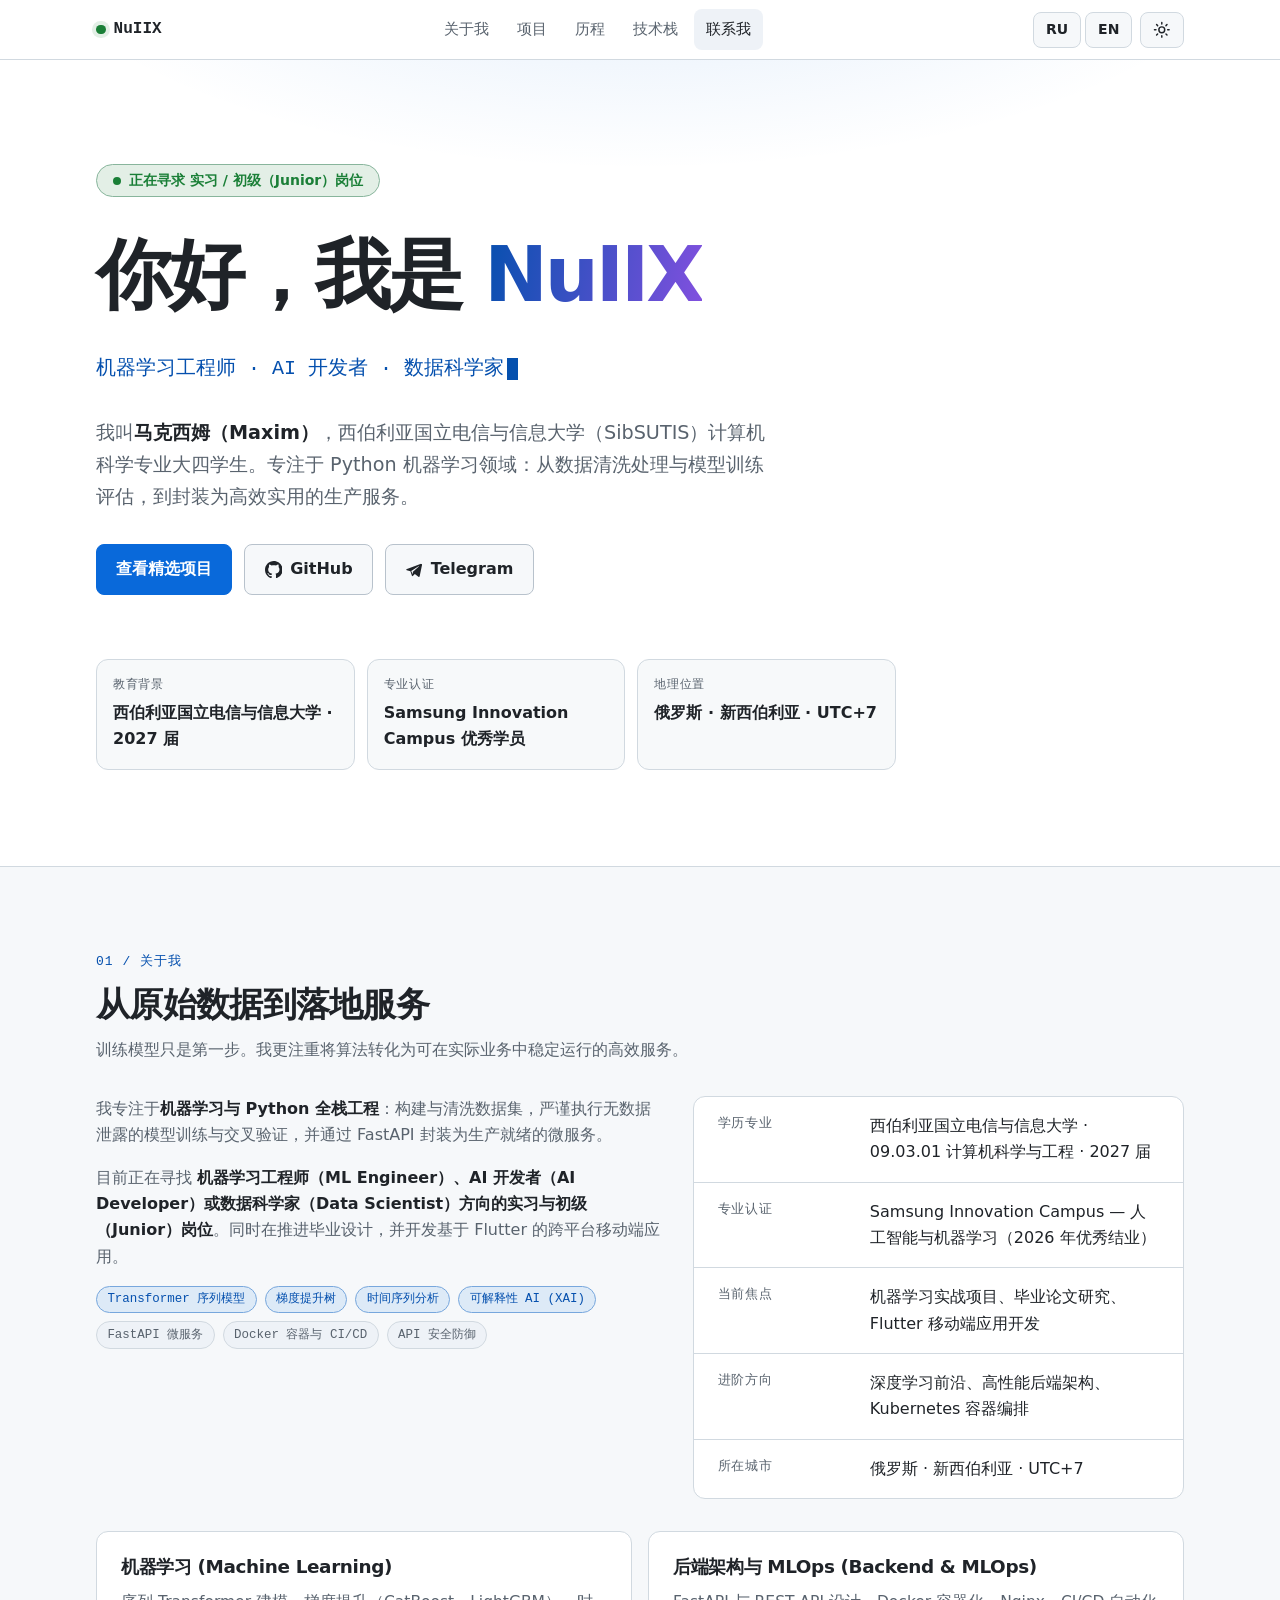
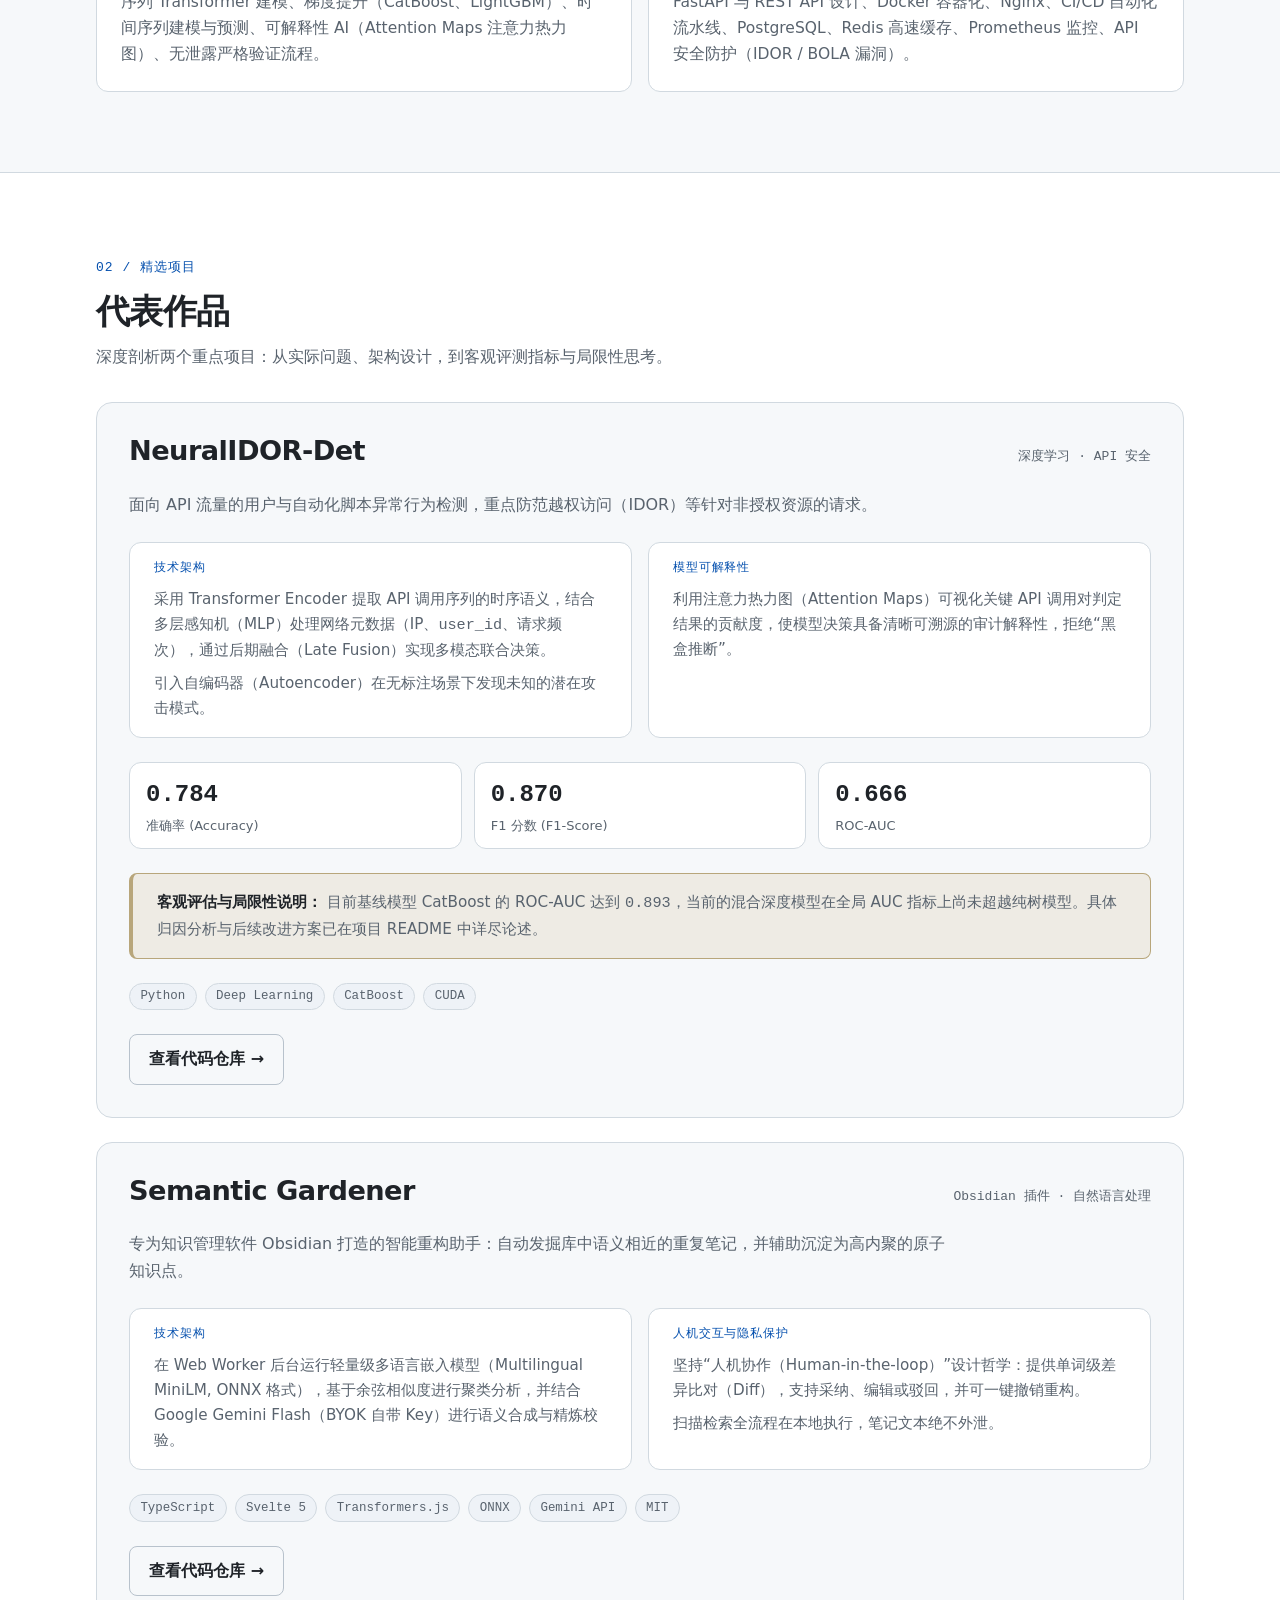
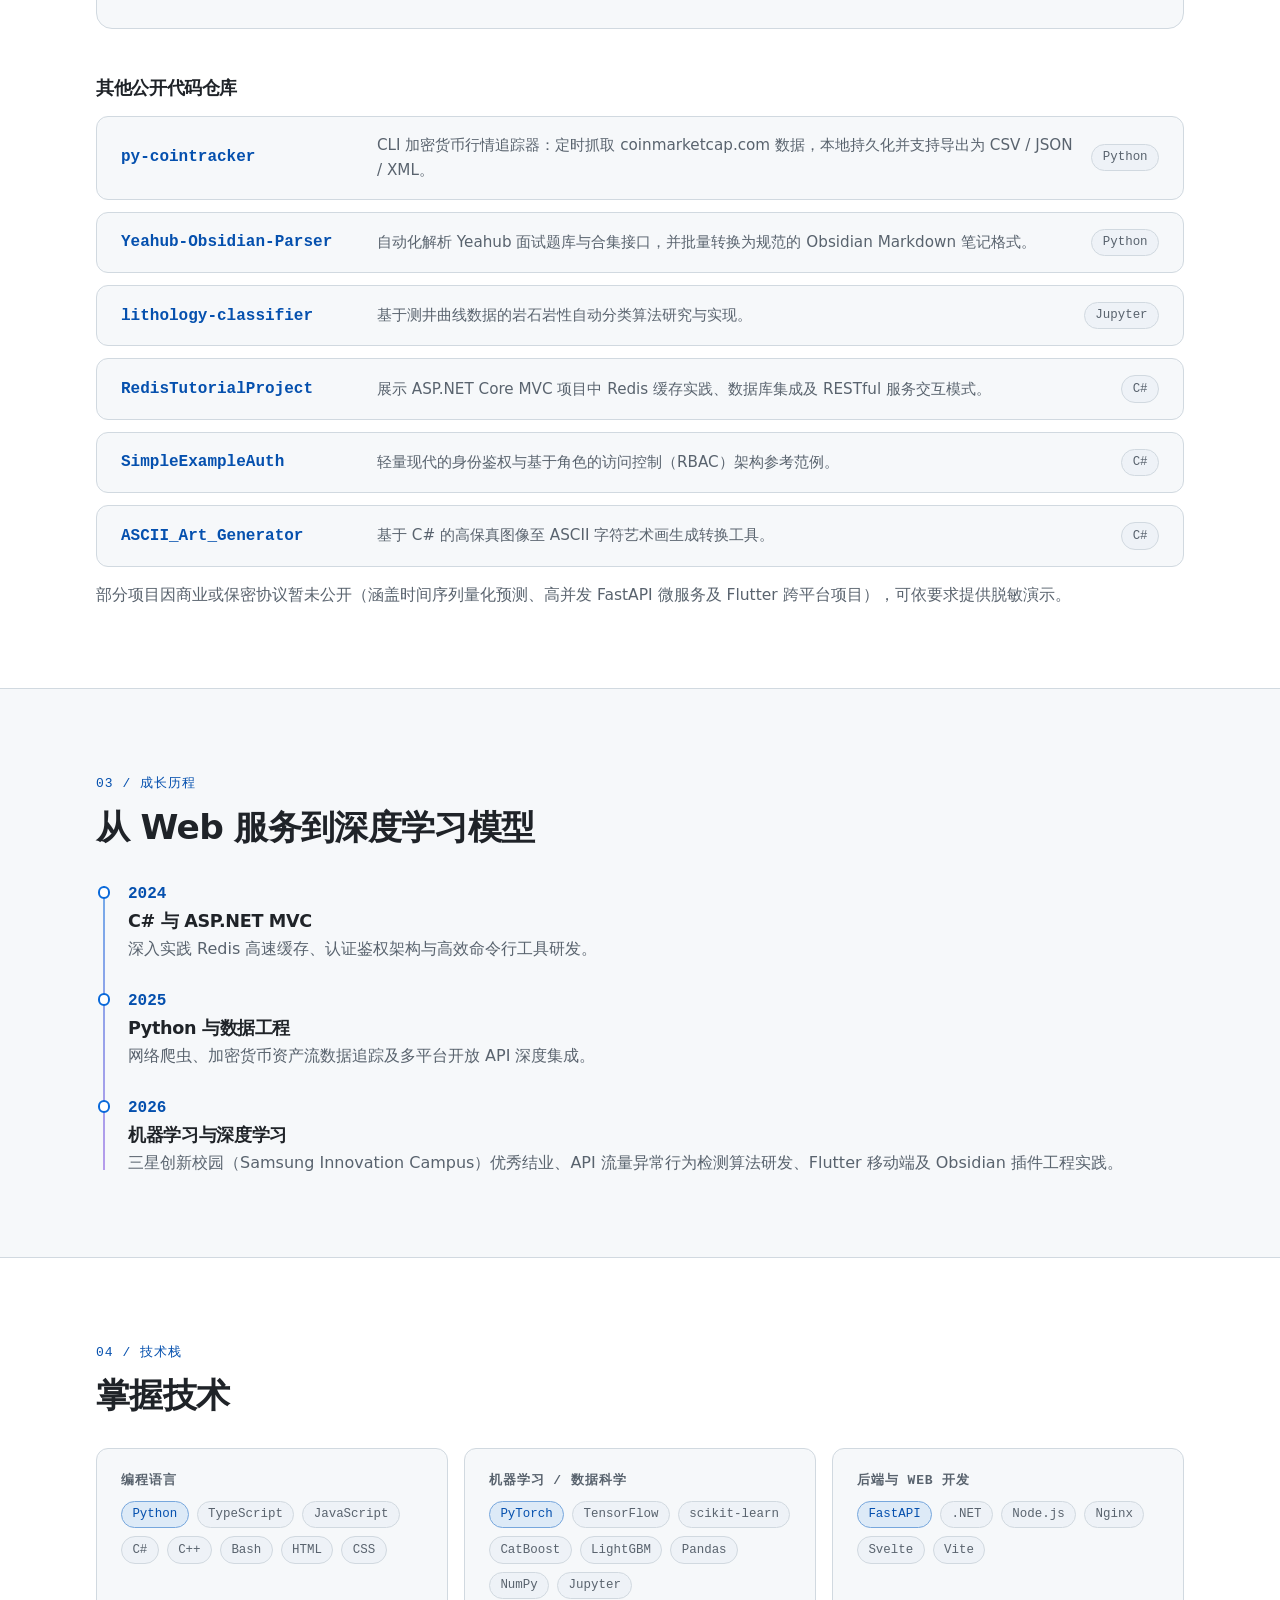
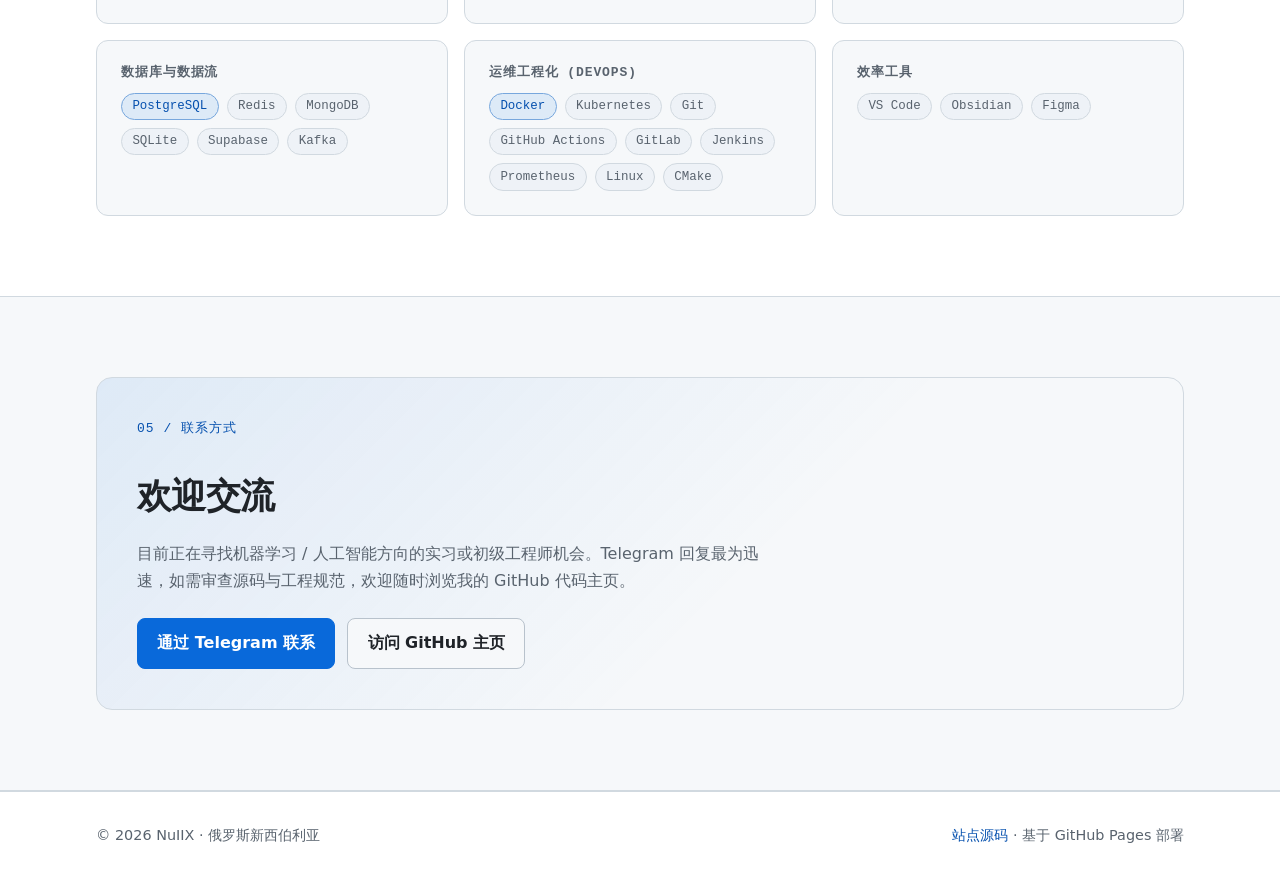
<file: zh/index.html>
<!DOCTYPE html>
<html lang="zh-CN" data-theme="dark">
<head>
  <meta charset="utf-8">
  <meta name="viewport" content="width=device-width, initial-scale=1">
  <title>NuIIX — 机器学习工程师 / AI 开发者 | 马克西姆，新西伯利亚</title>
  <meta name="description" content="NuIIX（马克西姆）的个人主页与技术作品集：专注于机器学习算法（Transformer、CatBoost）、API 流量异常行为检测与 Obsidian 插件研发。正在寻求实习或初级岗位。">
  <meta name="author" content="NuIIX">
  <meta name="theme-color" content="#0d1117">
  <link rel="canonical" href="https://nuiix.github.io/zh/">
  <link rel="alternate" hreflang="ru" href="https://nuiix.github.io/">
  <link rel="alternate" hreflang="en" href="https://nuiix.github.io/en/">
  <link rel="alternate" hreflang="zh" href="https://nuiix.github.io/zh/">
  <link rel="alternate" hreflang="x-default" href="https://nuiix.github.io/">
  <link rel="icon" href="/assets/favicon.svg" type="image/svg+xml">

  <meta property="og:type" content="website">
  <meta property="og:site_name" content="NuIIX">
  <meta property="og:locale" content="zh_CN">
  <meta property="og:locale:alternate" content="ru_RU">
  <meta property="og:locale:alternate" content="en_US">
  <meta property="og:title" content="NuIIX — 机器学习工程师 / AI 开发者">
  <meta property="og:description" content="Transformer 序列模型、API 流量异常检测、基于 FastAPI 的企业级 AI 生产服务。正在寻求实习与初级工程师岗位。">
  <meta property="og:url" content="https://nuiix.github.io/zh/">
  <meta property="og:image" content="https://nuiix.github.io/assets/og.png">
  <meta property="og:image:width" content="1200">
  <meta property="og:image:height" content="630">
  <meta property="og:image:alt" content="NuIIX — 机器学习工程师、AI 开发者、Python">
  <meta name="twitter:card" content="summary_large_image">
  <meta name="twitter:title" content="NuIIX — 机器学习工程师 / AI 开发者">
  <meta name="twitter:description" content="Transformer 序列模型、API 流量异常检测、基于 FastAPI 的企业级 AI 生产服务。">
  <meta name="twitter:image" content="https://nuiix.github.io/assets/og.png">

  <script>
    (function () {
      var root = document.documentElement;
      var theme = "dark";
      try {
        theme = localStorage.getItem("nuiix-theme") ||
          (window.matchMedia("(prefers-color-scheme: light)").matches ? "light" : "dark");
      } catch (error) {
        console.warn("Theme preference unavailable, using dark:", error);
      }
      root.dataset.theme = theme;
      root.classList.add("js");
    })();
  </script>
  <link rel="stylesheet" href="/assets/css/style.css">

  <script type="application/ld+json">
  {
    "@context": "https://schema.org",
    "@type": "Person",
    "name": "Maxim",
    "alternateName": "NuIIX",
    "url": "https://nuiix.github.io/zh/",
    "image": "https://nuiix.github.io/assets/og.png",
    "jobTitle": "机器学习工程师 / AI 开发者",
    "description": "西伯利亚国立电信与信息大学大四学生，专注于机器学习与 Python 工程落地。",
    "address": { "@type": "PostalAddress", "addressLocality": "新西伯利亚", "addressCountry": "RU" },
    "alumniOf": { "@type": "CollegeOrUniversity", "name": "西伯利亚国立电信与信息大学 (SibSUTIS)" },
    "knowsAbout": ["Machine Learning", "Deep Learning", "Python", "Transformers", "FastAPI", "Anomaly Detection"],
    "sameAs": ["https://github.com/NuIIX", "https://t.me/NUIIXXX"]
  }
  </script>
</head>
<body>
  <a class="skip-link" href="#main">跳转到主要内容</a>

  <header class="site-header">
    <div class="container site-header__inner">
      <a class="brand" href="/zh/" aria-label="NuIIX — 首页"><span class="brand__dot" aria-hidden="true"></span>NuIIX</a>

      <nav class="nav" id="site-nav" data-nav aria-label="主导航栏">
        <a class="nav__link" href="#about">关于我</a>
        <a class="nav__link" href="#projects">项目</a>
        <a class="nav__link" href="#journey">历程</a>
        <a class="nav__link" href="#stack">技术栈</a>
        <a class="nav__link" href="#contact">联系我</a>
      </nav>

      <div class="header-tools">
        <div class="lang-group" role="group" aria-label="语言切换">
          <a class="lang-link" href="/" hreflang="ru" lang="ru" aria-label="切换到俄语">RU</a>
          <a class="lang-link" href="/en/" hreflang="en" lang="en" aria-label="Switch to English">EN</a>
        </div>
        <button class="icon-btn theme-toggle" type="button" data-theme-toggle aria-label="切换明暗主题">
          <svg class="icon-moon" viewBox="0 0 24 24" fill="none" stroke="currentColor" stroke-width="2" stroke-linecap="round" stroke-linejoin="round" aria-hidden="true"><path d="M21 12.8A9 9 0 1 1 11.2 3a7 7 0 0 0 9.8 9.8z"/></svg>
          <svg class="icon-sun" viewBox="0 0 24 24" fill="none" stroke="currentColor" stroke-width="2" stroke-linecap="round" stroke-linejoin="round" aria-hidden="true"><circle cx="12" cy="12" r="4"/><path d="M12 2v2M12 20v2M4.9 4.9l1.4 1.4M17.7 17.7l1.4 1.4M2 12h2M20 12h2M4.9 19.1l1.4-1.4M17.7 6.3l1.4-1.4"/></svg>
        </button>
        <button class="icon-btn nav-toggle" type="button" data-nav-toggle aria-controls="site-nav" aria-expanded="false" aria-label="展开导航菜单">
          <svg viewBox="0 0 24 24" fill="none" stroke="currentColor" stroke-width="2" stroke-linecap="round" aria-hidden="true"><path d="M4 7h16M4 12h16M4 17h16"/></svg>
        </button>
      </div>
    </div>
  </header>

  <main id="main">
    <!-- ================= HERO ================= -->
    <section class="hero" aria-labelledby="hero-title">
      <div class="container hero__inner">
        <p class="status-pill"><span class="status-pill__dot" aria-hidden="true"></span>正在寻求 实习 / 初级（Junior）岗位</p>
        <h1 class="hero__title" id="hero-title">你好，我是 <span class="gradient">NuIIX</span></h1>
        <p class="hero__role">机器学习工程师 · AI 开发者 · 数据科学家<span class="cursor" aria-hidden="true"></span></p>
        <p class="hero__lead">
          我叫<strong>马克西姆（Maxim）</strong>，西伯利亚国立电信与信息大学（SibSUTIS）计算机科学专业大四学生。专注于 Python 机器学习领域：从数据清洗处理与模型训练评估，到封装为高效实用的生产服务。
        </p>
        <div class="btn-row">
          <a class="btn btn--primary" href="#projects">查看精选项目</a>
          <a class="btn" href="https://github.com/NuIIX" rel="me noopener">
            <svg viewBox="0 0 16 16" fill="currentColor" aria-hidden="true"><path d="M8 0C3.58 0 0 3.58 0 8c0 3.54 2.29 6.53 5.47 7.59.4.07.55-.17.55-.38 0-.19-.01-.82-.01-1.49-2.01.37-2.53-.49-2.69-.94-.09-.23-.48-.94-.82-1.13-.28-.15-.68-.52-.01-.53.63-.01 1.08.58 1.23.82.72 1.21 1.87.87 2.33.66.07-.52.28-.87.51-1.07-1.78-.2-3.64-.89-3.64-3.95 0-.87.31-1.59.82-2.15-.08-.2-.36-1.02.08-2.12 0 0 .67-.21 2.2.82.64-.18 1.32-.27 2-.27.68 0 1.36.09 2 .27 1.53-1.04 2.2-.82 2.2-.82.44 1.1.16 1.92.08 2.12.51.56.82 1.27.82 2.15 0 3.07-1.87 3.75-3.65 3.95.29.25.54.73.54 1.48 0 1.07-.01 1.93-.01 2.2 0 .21.15.46.55.38A8.013 8.013 0 0016 8c0-4.42-3.58-8-8-8z"/></svg>
            GitHub
          </a>
          <a class="btn" href="https://t.me/NUIIXXX" rel="me noopener">
            <svg viewBox="0 0 24 24" fill="currentColor" aria-hidden="true"><path d="M21.9 3.6 2.7 11c-1.3.5-1.3 1.3-.2 1.6l4.9 1.5 1.9 5.8c.2.6.1.8.7.8.5 0 .7-.2 1-.5l2.4-2.3 4.9 3.6c.9.5 1.5.2 1.7-.8l3.2-15.1c.3-1.3-.5-1.9-1.3-1.5zM8.5 13.5l9.9-6.2c.5-.3.9-.1.5.2l-8.1 7.3-.3 3.4z"/></svg>
            Telegram
          </a>
        </div>
        <ul class="facts">
          <li class="facts__item"><span class="facts__label">教育背景</span><span class="facts__value">西伯利亚国立电信与信息大学 · 2027 届</span></li>
          <li class="facts__item"><span class="facts__label">专业认证</span><span class="facts__value">Samsung Innovation Campus 优秀学员</span></li>
          <li class="facts__item"><span class="facts__label">地理位置</span><span class="facts__value">俄罗斯 · 新西伯利亚 · UTC+7</span></li>
        </ul>
      </div>
    </section>

    <!-- ================= ABOUT ================= -->
    <section class="section section--alt" id="about" aria-labelledby="about-title">
      <div class="container">
        <div class="section__head reveal">
          <span class="eyebrow">01 / 关于我</span>
          <h2 class="section__title" id="about-title">从原始数据到落地服务</h2>
          <p class="section__lead">训练模型只是第一步。我更注重将算法转化为可在实际业务中稳定运行的高效服务。</p>
        </div>
        <div class="about-grid">
          <div class="about-text reveal">
            <p>我专注于<strong>机器学习与 Python 全栈工程</strong>：构建与清洗数据集，严谨执行无数据泄露的模型训练与交叉验证，并通过 FastAPI 封装为生产就绪的微服务。</p>
            <p>目前正在寻找 <strong>机器学习工程师（ML Engineer）、AI 开发者（AI Developer）或数据科学家（Data Scientist）方向的实习与初级（Junior）岗位</strong>。同时在推进毕业设计，并开发基于 Flutter 的跨平台移动端应用。</p>
            <div>
              <ul class="tags">
                <li class="tag tag--accent">Transformer 序列模型</li>
                <li class="tag tag--accent">梯度提升树</li>
                <li class="tag tag--accent">时间序列分析</li>
                <li class="tag tag--accent">可解释性 AI (XAI)</li>
                <li class="tag">FastAPI 微服务</li>
                <li class="tag">Docker 容器与 CI/CD</li>
                <li class="tag">API 安全防御</li>
              </ul>
            </div>
          </div>
          <dl class="dl reveal">
            <div class="dl__row"><dt>学历专业</dt><dd>西伯利亚国立电信与信息大学 · 09.03.01 计算机科学与工程 · 2027 届</dd></div>
            <div class="dl__row"><dt>专业认证</dt><dd>Samsung Innovation Campus — 人工智能与机器学习（2026 年优秀结业）</dd></div>
            <div class="dl__row"><dt>当前焦点</dt><dd>机器学习实战项目、毕业论文研究、Flutter 移动端应用开发</dd></div>
            <div class="dl__row"><dt>进阶方向</dt><dd>深度学习前沿、高性能后端架构、Kubernetes 容器编排</dd></div>
            <div class="dl__row"><dt>所在城市</dt><dd>俄罗斯 · 新西伯利亚 · UTC+7</dd></div>
          </dl>
        </div>

        <div class="grid grid--2" style="margin-top: var(--space-6)">
          <article class="card reveal">
            <h3 class="card__title">机器学习 (Machine Learning)</h3>
            <p class="card__text">序列 Transformer 建模、梯度提升（CatBoost、LightGBM）、时间序列建模与预测、可解释性 AI（Attention Maps 注意力热力图）、无泄露严格验证流程。</p>
          </article>
          <article class="card reveal">
            <h3 class="card__title">后端架构与 MLOps (Backend &amp; MLOps)</h3>
            <p class="card__text">FastAPI 与 REST API 设计、Docker 容器化、Nginx、CI/CD 自动化流水线、PostgreSQL、Redis 高速缓存、Prometheus 监控、API 安全防护（IDOR / BOLA 漏洞）。</p>
          </article>
        </div>
      </div>
    </section>

    <!-- ================= PROJECTS ================= -->
    <section class="section" id="projects" aria-labelledby="projects-title">
      <div class="container">
        <div class="section__head reveal">
          <span class="eyebrow">02 / 精选项目</span>
          <h2 class="section__title" id="projects-title">代表作品</h2>
          <p class="section__lead">深度剖析两个重点项目：从实际问题、架构设计，到客观评测指标与局限性思考。</p>
        </div>

        <div class="projects">
          <article class="project reveal" aria-labelledby="p-idor">
            <div class="project__head">
              <h3 class="project__title" id="p-idor">NeuralIDOR-Det</h3>
              <span class="project__kicker">深度学习 · API 安全</span>
            </div>
            <p class="project__lead">面向 API 流量的用户与自动化脚本异常行为检测，重点防范越权访问（IDOR）等针对非授权资源的请求。</p>
            <div class="cases">
              <div class="case">
                <span class="case__label">技术架构</span>
                <p>采用 Transformer Encoder 提取 API 调用序列的时序语义，结合多层感知机（MLP）处理网络元数据（IP、<code>user_id</code>、请求频次），通过后期融合（Late Fusion）实现多模态联合决策。</p>
                <p>引入自编码器（Autoencoder）在无标注场景下发现未知的潜在攻击模式。</p>
              </div>
              <div class="case">
                <span class="case__label">模型可解释性</span>
                <p>利用注意力热力图（Attention Maps）可视化关键 API 调用对判定结果的贡献度，使模型决策具备清晰可溯源的审计解释性，拒绝“黑盒推断”。</p>
              </div>
            </div>
            <ul class="metrics">
              <li class="metric"><span class="metric__value">0.784</span><span class="metric__label">准确率 (Accuracy)</span></li>
              <li class="metric"><span class="metric__value">0.870</span><span class="metric__label">F1 分数 (F1-Score)</span></li>
              <li class="metric"><span class="metric__value">0.666</span><span class="metric__label">ROC-AUC</span></li>
            </ul>
            <p class="note"><strong>客观评估与局限性说明：</strong> 目前基线模型 CatBoost 的 ROC-AUC 达到 <code>0.893</code>，当前的混合深度模型在全局 AUC 指标上尚未超越纯树模型。具体归因分析与后续改进方案已在项目 README 中详尽论述。</p>
            <ul class="tags">
              <li class="tag">Python</li><li class="tag">Deep Learning</li><li class="tag">CatBoost</li><li class="tag">CUDA</li>
            </ul>
            <div class="project__links">
              <a class="btn" href="https://github.com/NuIIX/NeuralIDOR-Det" rel="noopener">查看代码仓库 →</a>
            </div>
          </article>

          <article class="project reveal" aria-labelledby="p-garden">
            <div class="project__head">
              <h3 class="project__title" id="p-garden">Semantic Gardener</h3>
              <span class="project__kicker">Obsidian 插件 · 自然语言处理</span>
            </div>
            <p class="project__lead">专为知识管理软件 Obsidian 打造的智能重构助手：自动发掘库中语义相近的重复笔记，并辅助沉淀为高内聚的原子知识点。</p>
            <div class="cases">
              <div class="case">
                <span class="case__label">技术架构</span>
                <p>在 Web Worker 后台运行轻量级多语言嵌入模型（Multilingual MiniLM, ONNX 格式），基于余弦相似度进行聚类分析，并结合 Google Gemini Flash（BYOK 自带 Key）进行语义合成与精炼校验。</p>
              </div>
              <div class="case">
                <span class="case__label">人机交互与隐私保护</span>
                <p>坚持“人机协作（Human-in-the-loop）”设计哲学：提供单词级差异比对（Diff），支持采纳、编辑或驳回，并可一键撤销重构。</p>
                <p>扫描检索全流程在本地执行，笔记文本绝不外泄。</p>
              </div>
            </div>
            <ul class="tags">
              <li class="tag">TypeScript</li><li class="tag">Svelte 5</li><li class="tag">Transformers.js</li><li class="tag">ONNX</li><li class="tag">Gemini API</li><li class="tag">MIT</li>
            </ul>
            <div class="project__links">
              <a class="btn" href="https://github.com/NuIIX/obsidian-semantic-gardener" rel="noopener">查看代码仓库 →</a>
            </div>
          </article>
        </div>

        <h3 class="card__title reveal" style="margin: var(--space-7) 0 var(--space-4)">其他公开代码仓库</h3>
        <ul class="repo-list">
          <li class="repo reveal">
            <a class="repo__name" href="https://github.com/NuIIX/py-cointracker" rel="noopener">py-cointracker</a>
            <span class="repo__desc">CLI 加密货币行情追踪器：定时抓取 coinmarketcap.com 数据，本地持久化并支持导出为 CSV / JSON / XML。</span>
            <span class="tag">Python</span>
          </li>
          <li class="repo reveal">
            <a class="repo__name" href="https://github.com/NuIIX/Yeahub-Obsidian-Parser" rel="noopener">Yeahub-Obsidian-Parser</a>
            <span class="repo__desc">自动化解析 Yeahub 面试题库与合集接口，并批量转换为规范的 Obsidian Markdown 笔记格式。</span>
            <span class="tag">Python</span>
          </li>
          <li class="repo reveal">
            <a class="repo__name" href="https://github.com/NuIIX/lithology-classifier" rel="noopener">lithology-classifier</a>
            <span class="repo__desc">基于测井曲线数据的岩石岩性自动分类算法研究与实现。</span>
            <span class="tag">Jupyter</span>
          </li>
          <li class="repo reveal">
            <a class="repo__name" href="https://github.com/NuIIX/RedisTutorialProject" rel="noopener">RedisTutorialProject</a>
            <span class="repo__desc">展示 ASP.NET Core MVC 项目中 Redis 缓存实践、数据库集成及 RESTful 服务交互模式。</span>
            <span class="tag">C#</span>
          </li>
          <li class="repo reveal">
            <a class="repo__name" href="https://github.com/NuIIX/SimpleExampleAuth" rel="noopener">SimpleExampleAuth</a>
            <span class="repo__desc">轻量现代的身份鉴权与基于角色的访问控制（RBAC）架构参考范例。</span>
            <span class="tag">C#</span>
          </li>
          <li class="repo reveal">
            <a class="repo__name" href="https://github.com/NuIIX/ASCII_Art_Generator" rel="noopener">ASCII_Art_Generator</a>
            <span class="repo__desc">基于 C# 的高保真图像至 ASCII 字符艺术画生成转换工具。</span>
            <span class="tag">C#</span>
          </li>
        </ul>
        <p class="card__text reveal" style="margin-top: var(--space-4)">部分项目因商业或保密协议暂未公开（涵盖时间序列量化预测、高并发 FastAPI 微服务及 Flutter 跨平台项目），可依要求提供脱敏演示。</p>
      </div>
    </section>

    <!-- ================= JOURNEY ================= -->
    <section class="section section--alt" id="journey" aria-labelledby="journey-title">
      <div class="container">
        <div class="section__head reveal">
          <span class="eyebrow">03 / 成长历程</span>
          <h2 class="section__title" id="journey-title">从 Web 服务到深度学习模型</h2>
        </div>
        <ol class="timeline">
          <li class="timeline__item reveal">
            <span class="timeline__year">2024</span>
            <h3 class="timeline__title">C# 与 ASP.NET MVC</h3>
            <p class="timeline__text">深入实践 Redis 高速缓存、认证鉴权架构与高效命令行工具研发。</p>
          </li>
          <li class="timeline__item reveal">
            <span class="timeline__year">2025</span>
            <h3 class="timeline__title">Python 与数据工程</h3>
            <p class="timeline__text">网络爬虫、加密货币资产流数据追踪及多平台开放 API 深度集成。</p>
          </li>
          <li class="timeline__item reveal">
            <span class="timeline__year">2026</span>
            <h3 class="timeline__title">机器学习与深度学习</h3>
            <p class="timeline__text">三星创新校园（Samsung Innovation Campus）优秀结业、API 流量异常行为检测算法研发、Flutter 移动端及 Obsidian 插件工程实践。</p>
          </li>
        </ol>
      </div>
    </section>

    <!-- ================= STACK ================= -->
    <section class="section" id="stack" aria-labelledby="stack-title">
      <div class="container">
        <div class="section__head reveal">
          <span class="eyebrow">04 / 技术栈</span>
          <h2 class="section__title" id="stack-title">掌握技术</h2>
        </div>
        <div class="stack">
          <div class="stack__group reveal">
            <h3 class="stack__title">编程语言</h3>
            <ul class="tags"><li class="tag tag--accent">Python</li><li class="tag">TypeScript</li><li class="tag">JavaScript</li><li class="tag">C#</li><li class="tag">C++</li><li class="tag">Bash</li><li class="tag">HTML</li><li class="tag">CSS</li></ul>
          </div>
          <div class="stack__group reveal">
            <h3 class="stack__title">机器学习 / 数据科学</h3>
            <ul class="tags"><li class="tag tag--accent">PyTorch</li><li class="tag">TensorFlow</li><li class="tag">scikit-learn</li><li class="tag">CatBoost</li><li class="tag">LightGBM</li><li class="tag">Pandas</li><li class="tag">NumPy</li><li class="tag">Jupyter</li></ul>
          </div>
          <div class="stack__group reveal">
            <h3 class="stack__title">后端与 Web 开发</h3>
            <ul class="tags"><li class="tag tag--accent">FastAPI</li><li class="tag">.NET</li><li class="tag">Node.js</li><li class="tag">Nginx</li><li class="tag">Svelte</li><li class="tag">Vite</li></ul>
          </div>
          <div class="stack__group reveal">
            <h3 class="stack__title">数据库与数据流</h3>
            <ul class="tags"><li class="tag tag--accent">PostgreSQL</li><li class="tag">Redis</li><li class="tag">MongoDB</li><li class="tag">SQLite</li><li class="tag">Supabase</li><li class="tag">Kafka</li></ul>
          </div>
          <div class="stack__group reveal">
            <h3 class="stack__title">运维工程化 (DevOps)</h3>
            <ul class="tags"><li class="tag tag--accent">Docker</li><li class="tag">Kubernetes</li><li class="tag">Git</li><li class="tag">GitHub Actions</li><li class="tag">GitLab</li><li class="tag">Jenkins</li><li class="tag">Prometheus</li><li class="tag">Linux</li><li class="tag">CMake</li></ul>
          </div>
          <div class="stack__group reveal">
            <h3 class="stack__title">效率工具</h3>
            <ul class="tags"><li class="tag">VS Code</li><li class="tag">Obsidian</li><li class="tag">Figma</li></ul>
          </div>
        </div>
      </div>
    </section>

    <!-- ================= CONTACT ================= -->
    <section class="section section--alt" id="contact" aria-labelledby="contact-title">
      <div class="container">
        <div class="contact reveal">
          <span class="eyebrow">05 / 联系方式</span>
          <h2 class="contact__title" id="contact-title">欢迎交流</h2>
          <p class="contact__text">目前正在寻找机器学习 / 人工智能方向的实习或初级工程师机会。Telegram 回复最为迅速，如需审查源码与工程规范，欢迎随时浏览我的 GitHub 代码主页。</p>
          <div class="btn-row">
            <a class="btn btn--primary" href="https://t.me/NUIIXXX" rel="me noopener">通过 Telegram 联系</a>
            <a class="btn" href="https://github.com/NuIIX" rel="me noopener">访问 GitHub 主页</a>
          </div>
        </div>
      </div>
    </section>
  </main>

  <footer class="site-footer">
    <div class="container site-footer__inner">
      <span>© 2026 NuIIX · 俄罗斯新西伯利亚</span>
      <span><a href="https://github.com/NuIIX/NuIIX.github.io" rel="noopener">站点源码</a> · 基于 GitHub Pages 部署</span>
    </div>
  </footer>

  <script src="/assets/js/main.js" defer></script>
</body>
</html>
</file>
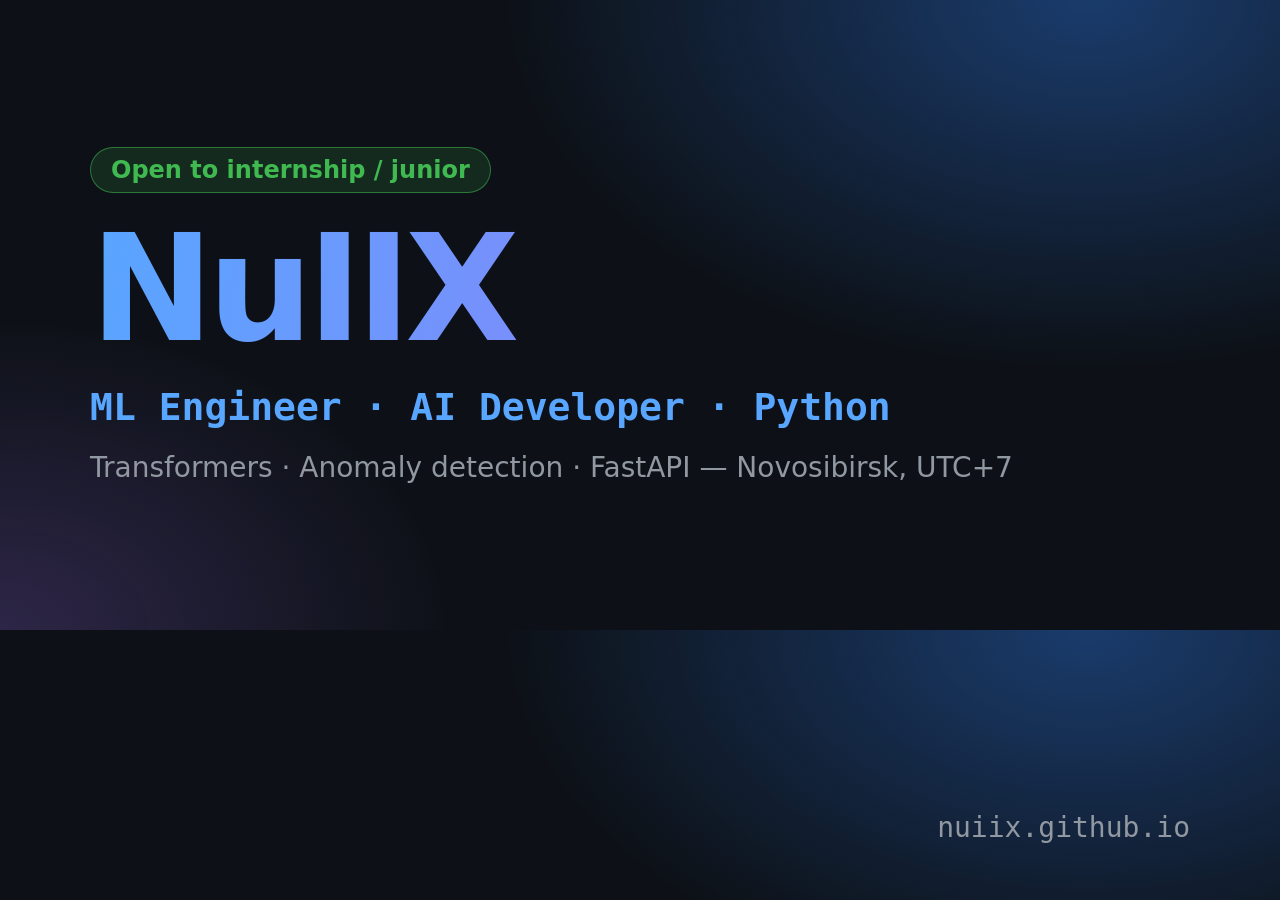
<file: assets/og-template.html>
<!doctype html>
<html lang="en">
<head>
  <meta charset="utf-8">
  <title>og-template</title>
  <!-- Source of assets/og.png (1200x630). Re-render with headless Chrome after edits. -->
  <style>
    * { box-sizing: border-box; margin: 0; }
    body {
      width: 1200px; height: 630px; overflow: hidden;
      display: grid; align-content: center; gap: 22px; padding: 0 90px;
      background:
        radial-gradient(70% 90% at 85% 0%, rgb(47 129 247 / 38%), transparent 65%),
        radial-gradient(50% 70% at 0% 100%, rgb(163 113 247 / 22%), transparent 70%),
        #0d1117;
      color: #e6edf3;
      font-family: ui-sans-serif, system-ui, "Segoe UI", Arial, sans-serif;
    }
    .pill {
      width: fit-content; padding: 8px 20px; border-radius: 999px;
      border: 1px solid rgb(63 185 80 / 55%); background: rgb(63 185 80 / 15%);
      color: #3fb950; font-size: 24px; font-weight: 600;
    }
    h1 {
      font-size: 148px; line-height: 1; letter-spacing: -6px;
      background: linear-gradient(100deg, #58a6ff, #a371f7);
      -webkit-background-clip: text; background-clip: text; color: transparent;
    }
    .role { font: 600 38px ui-monospace, "Cascadia Code", Consolas, monospace; color: #58a6ff; }
    .meta { font-size: 28px; color: #9198a1; }
    .url { position: absolute; right: 90px; bottom: 56px; font: 28px ui-monospace, Consolas, monospace; color: #9198a1; }
  </style>
</head>
<body>
  <div class="pill">Open to internship / junior</div>
  <h1>NuIIX</h1>
  <div class="role">ML Engineer · AI Developer · Python</div>
  <div class="meta">Transformers · Anomaly detection · FastAPI — Novosibirsk, UTC+7</div>
  <div class="url">nuiix.github.io</div>
</body>
</html>
</file>
<file: assets/css/style.css>
/* ==========================================================================
   NuIIX portfolio — design tokens, base, components.
   Zero dependencies: system font stacks, no external requests.
   ========================================================================== */

:root {
  color-scheme: dark;
  --bg: #0d1117;
  --bg-elevated: #161b22;
  --bg-subtle: #1b2230;
  --border: #30363d;
  --border-strong: #3d444d;
  --text: #e6edf3;
  --text-muted: #9198a1;
  --accent: #2f81f7;
  --accent-soft: rgb(47 129 247 / 14%);
  --accent-text: #58a6ff;
  --success: #3fb950;
  --success-soft: rgb(63 185 80 / 14%);
  --violet: #a371f7;
  --warning: #d29922;
  --hero-glow: rgb(47 129 247 / 22%);
  --shadow: 0 8px 28px rgb(1 4 9 / 45%);

  --font-sans: ui-sans-serif, system-ui, -apple-system, "Segoe UI", Roboto,
    "Helvetica Neue", Arial, "Noto Sans", sans-serif;
  --font-mono: ui-monospace, "Cascadia Code", "Fira Code", SFMono-Regular,
    Menlo, Consolas, "Liberation Mono", monospace;

  --space-1: 0.25rem;
  --space-2: 0.5rem;
  --space-3: 0.75rem;
  --space-4: 1rem;
  --space-5: 1.5rem;
  --space-6: 2rem;
  --space-7: 3rem;
  --space-8: 5rem;
  --radius: 12px;
  --radius-sm: 8px;
  --content: 68rem;
  --header-h: 3.75rem;
}

:root[data-theme="light"] {
  color-scheme: light;
  --bg: #ffffff;
  --bg-elevated: #f6f8fa;
  --bg-subtle: #eef2f7;
  --border: #d1d9e0;
  --border-strong: #b8c2cc;
  --text: #1f2328;
  --text-muted: #59636e;
  --accent: #0969da;
  --accent-soft: rgb(9 105 218 / 10%);
  --accent-text: #0550ae;
  --success: #1a7f37;
  --success-soft: rgb(26 127 55 / 12%);
  --violet: #8250df;
  --warning: #9a6700;
  --hero-glow: rgb(9 105 218 / 14%);
  --shadow: 0 8px 24px rgb(31 35 40 / 12%);
}

/* ---------- Base ---------- */
*,
*::before,
*::after {
  box-sizing: border-box;
}

html {
  scroll-behavior: smooth;
  scroll-padding-top: calc(var(--header-h) + 1rem);
  -webkit-text-size-adjust: 100%;
}

body {
  margin: 0;
  min-height: 100vh;
  background: var(--bg);
  color: var(--text);
  font-family: var(--font-sans);
  font-size: 1rem;
  line-height: 1.65;
  -webkit-font-smoothing: antialiased;
  text-rendering: optimizeLegibility;
}

img,
svg {
  display: block;
  max-width: 100%;
}

a {
  color: var(--accent-text);
  text-decoration: none;
}

a:hover {
  text-decoration: underline;
  text-underline-offset: 3px;
}

:focus-visible {
  outline: 2px solid var(--accent);
  outline-offset: 3px;
  border-radius: 4px;
}

h1,
h2,
h3 {
  line-height: 1.2;
  margin: 0;
  letter-spacing: -0.02em;
}

p {
  margin: 0;
}

code,
.mono {
  font-family: var(--font-mono);
}

.skip-link {
  position: absolute;
  left: var(--space-4);
  top: -4rem;
  z-index: 100;
  padding: var(--space-2) var(--space-4);
  background: var(--accent);
  color: #fff;
  border-radius: var(--radius-sm);
  transition: top 0.15s ease;
}

.skip-link:focus {
  top: var(--space-3);
  text-decoration: none;
}

.container {
  width: min(100% - 2.5rem, var(--content));
  margin-inline: auto;
}

.section {
  padding-block: var(--space-8);
}

.section--alt {
  background: var(--bg-elevated);
  border-block: 1px solid var(--border);
}

.section__head {
  margin-bottom: var(--space-6);
  max-width: 44rem;
}

.eyebrow {
  display: inline-block;
  margin-bottom: var(--space-3);
  font-family: var(--font-mono);
  font-size: 0.8125rem;
  letter-spacing: 0.08em;
  text-transform: uppercase;
  color: var(--accent-text);
}

.section__title {
  font-size: clamp(1.6rem, 3.2vw, 2.15rem);
}

.section__lead {
  margin-top: var(--space-3);
  color: var(--text-muted);
}

/* ---------- Header ---------- */
.site-header {
  position: sticky;
  top: 0;
  z-index: 50;
  height: var(--header-h);
  background: color-mix(in srgb, var(--bg) 82%, transparent);
  -webkit-backdrop-filter: saturate(160%) blur(12px);
  backdrop-filter: saturate(160%) blur(12px);
  border-bottom: 1px solid var(--border);
}

.site-header__inner {
  display: flex;
  align-items: center;
  justify-content: space-between;
  gap: var(--space-4);
  height: 100%;
}

.brand {
  display: inline-flex;
  align-items: center;
  gap: var(--space-2);
  font-family: var(--font-mono);
  font-weight: 700;
  color: var(--text);
}

.brand:hover {
  text-decoration: none;
}

.brand__dot {
  width: 0.6rem;
  height: 0.6rem;
  border-radius: 50%;
  background: var(--success);
  box-shadow: 0 0 0 4px var(--success-soft);
}

.nav {
  display: flex;
  align-items: center;
  gap: var(--space-1);
}

.nav__link {
  padding: var(--space-2) var(--space-3);
  border-radius: var(--radius-sm);
  color: var(--text-muted);
  font-size: 0.9375rem;
}

.nav__link:hover,
.nav__link[aria-current="true"] {
  color: var(--text);
  background: var(--bg-subtle);
  text-decoration: none;
}

.header-tools {
  display: flex;
  align-items: center;
  gap: var(--space-2);
}

.lang-group {
  display: inline-flex;
  align-items: center;
  gap: var(--space-1);
}

.icon-btn,
.lang-link {
  display: inline-flex;
  align-items: center;
  justify-content: center;
  height: 2.25rem;
  min-width: 2.25rem;
  padding: 0 var(--space-3);
  border: 1px solid var(--border);
  border-radius: var(--radius-sm);
  background: var(--bg-elevated);
  color: var(--text);
  font: inherit;
  font-size: 0.875rem;
  font-weight: 600;
  cursor: pointer;
}

.icon-btn:hover,
.lang-link:hover {
  border-color: var(--border-strong);
  background: var(--bg-subtle);
  text-decoration: none;
}

.icon-btn svg {
  width: 1.1rem;
  height: 1.1rem;
}

.theme-toggle .icon-sun {
  display: none;
}

:root[data-theme="light"] .theme-toggle .icon-sun {
  display: block;
}

:root[data-theme="light"] .theme-toggle .icon-moon {
  display: none;
}

.nav-toggle {
  display: none;
}

/* ---------- Hero ---------- */
.hero {
  position: relative;
  overflow: hidden;
  padding-block: clamp(3.5rem, 9vw, 6.5rem) var(--space-8);
}

.hero::before {
  content: "";
  position: absolute;
  inset: -20% -10% auto;
  height: 80%;
  background: radial-gradient(60% 60% at 50% 0%, var(--hero-glow), transparent 70%);
  pointer-events: none;
}

.hero__inner {
  position: relative;
  display: grid;
  grid-template-columns: minmax(0, 1fr);
  gap: var(--space-6);
}

.hero__inner > * {
  max-width: 50rem;
}

.status-pill {
  display: inline-flex;
  align-items: center;
  gap: var(--space-2);
  width: fit-content;
  padding: var(--space-1) var(--space-4);
  border: 1px solid color-mix(in srgb, var(--success) 40%, var(--border));
  border-radius: 999px;
  background: var(--success-soft);
  color: var(--success);
  font-size: 0.875rem;
  font-weight: 600;
}

.status-pill__dot {
  width: 0.5rem;
  height: 0.5rem;
  border-radius: 50%;
  background: currentcolor;
  animation: pulse 2.2s ease-in-out infinite;
}

@keyframes pulse {
  0%,
  100% {
    opacity: 1;
    transform: scale(1);
  }

  50% {
    opacity: 0.45;
    transform: scale(0.8);
  }
}

.hero__title {
  font-size: clamp(2.6rem, 8vw, 4.75rem);
  letter-spacing: -0.04em;
}

.hero__title .gradient {
  background: linear-gradient(100deg, var(--accent-text), var(--violet));
  -webkit-background-clip: text;
  background-clip: text;
  color: transparent;
}

.hero__role {
  font-family: var(--font-mono);
  font-size: clamp(1rem, 2.2vw, 1.25rem);
  color: var(--accent-text);
}

.hero__role .cursor {
  display: inline-block;
  width: 0.55em;
  height: 1.1em;
  margin-left: 0.15em;
  vertical-align: text-bottom;
  background: var(--accent-text);
  animation: blink 1.1s steps(1) infinite;
}

@keyframes blink {
  50% {
    opacity: 0;
  }
}

.hero__lead {
  max-width: 42rem;
  font-size: clamp(1.0625rem, 2vw, 1.2rem);
  color: var(--text-muted);
}

.hero__lead strong {
  color: var(--text);
}

.btn-row {
  display: flex;
  flex-wrap: wrap;
  gap: var(--space-3);
}

.btn {
  display: inline-flex;
  align-items: center;
  gap: var(--space-2);
  padding: 0.7rem 1.2rem;
  border: 1px solid var(--border-strong);
  border-radius: var(--radius-sm);
  background: var(--bg-elevated);
  color: var(--text);
  font-weight: 600;
  transition: transform 0.15s ease, border-color 0.15s ease, background 0.15s ease;
}

.btn:hover {
  text-decoration: none;
  transform: translateY(-1px);
  border-color: var(--accent);
}

.btn--primary {
  background: var(--accent);
  border-color: var(--accent);
  color: #fff;
}

.btn--primary:hover {
  background: color-mix(in srgb, var(--accent) 88%, #fff);
}

.btn svg {
  width: 1.1rem;
  height: 1.1rem;
}

.facts {
  display: grid;
  grid-template-columns: repeat(auto-fit, minmax(11rem, 1fr));
  gap: var(--space-3);
  margin-top: var(--space-6);
  padding: 0;
  list-style: none;
}

.facts__item {
  padding: var(--space-4);
  border: 1px solid var(--border);
  border-radius: var(--radius);
  background: color-mix(in srgb, var(--bg-elevated) 85%, transparent);
}

.facts__label {
  display: block;
  font-family: var(--font-mono);
  font-size: 0.75rem;
  letter-spacing: 0.06em;
  text-transform: uppercase;
  color: var(--text-muted);
}

.facts__value {
  display: block;
  margin-top: var(--space-1);
  font-weight: 600;
}

/* ---------- Cards / grids ---------- */
.grid {
  display: grid;
  gap: var(--space-4);
}

.grid--2 {
  grid-template-columns: repeat(2, minmax(0, 1fr));
}

.grid--3 {
  grid-template-columns: repeat(3, minmax(0, 1fr));
}

.card {
  display: flex;
  flex-direction: column;
  gap: var(--space-3);
  padding: var(--space-5);
  border: 1px solid var(--border);
  border-radius: var(--radius);
  background: var(--bg-elevated);
  transition: border-color 0.2s ease, transform 0.2s ease, box-shadow 0.2s ease;
}

.section--alt .card {
  background: var(--bg);
}

.card:hover {
  border-color: var(--border-strong);
}

.card__title {
  font-size: 1.15rem;
}

.card__text {
  color: var(--text-muted);
  font-size: 0.97rem;
}

.about-grid {
  display: grid;
  grid-template-columns: 1.15fr 1fr;
  gap: var(--space-6);
  align-items: start;
}

.about-text {
  display: grid;
  gap: var(--space-4);
  color: var(--text-muted);
}

.about-text strong {
  color: var(--text);
}

.dl {
  margin: 0;
  display: grid;
  border: 1px solid var(--border);
  border-radius: var(--radius);
  background: var(--bg);
  overflow: hidden;
}

.dl__row {
  display: grid;
  grid-template-columns: 8.5rem 1fr;
  gap: var(--space-4);
  padding: var(--space-4) var(--space-5);
}

.dl__row + .dl__row {
  border-top: 1px solid var(--border);
}

.dl dt {
  font-family: var(--font-mono);
  font-size: 0.8125rem;
  text-transform: uppercase;
  letter-spacing: 0.05em;
  color: var(--text-muted);
}

.dl dd {
  margin: 0;
}

/* ---------- Tags ---------- */
.tags {
  display: flex;
  flex-wrap: wrap;
  gap: var(--space-2);
  margin: 0;
  padding: 0;
  list-style: none;
}

.tag {
  padding: 0.15rem 0.65rem;
  border: 1px solid var(--border);
  border-radius: 999px;
  background: var(--bg-subtle);
  color: var(--text-muted);
  font-family: var(--font-mono);
  font-size: 0.78rem;
}

.tag--accent {
  border-color: color-mix(in srgb, var(--accent) 45%, var(--border));
  background: var(--accent-soft);
  color: var(--accent-text);
}

/* ---------- Featured projects ---------- */
.projects {
  display: grid;
  gap: var(--space-5);
}

.project {
  display: grid;
  gap: var(--space-5);
  padding: clamp(1.25rem, 3vw, 2rem);
  border: 1px solid var(--border);
  border-radius: calc(var(--radius) + 4px);
  background: var(--bg-elevated);
}

.project__head {
  display: flex;
  flex-wrap: wrap;
  align-items: baseline;
  justify-content: space-between;
  gap: var(--space-3);
}

.project__title {
  font-size: clamp(1.35rem, 2.6vw, 1.7rem);
}

.project__kicker {
  font-family: var(--font-mono);
  font-size: 0.8125rem;
  color: var(--text-muted);
}

.project__lead {
  max-width: 52rem;
  color: var(--text-muted);
}

.cases {
  display: grid;
  grid-template-columns: repeat(2, minmax(0, 1fr));
  gap: var(--space-4);
}

.case {
  padding: var(--space-4) var(--space-5);
  border: 1px solid var(--border);
  border-radius: var(--radius);
  background: var(--bg);
}

.case__label {
  display: block;
  margin-bottom: var(--space-2);
  font-family: var(--font-mono);
  font-size: 0.75rem;
  letter-spacing: 0.07em;
  text-transform: uppercase;
  color: var(--accent-text);
}

.case p {
  color: var(--text-muted);
  font-size: 0.95rem;
}

.case p + p {
  margin-top: var(--space-2);
}

.metrics {
  display: grid;
  grid-template-columns: repeat(auto-fit, minmax(8rem, 1fr));
  gap: var(--space-3);
  margin: 0;
  padding: 0;
  list-style: none;
}

.metric {
  padding: var(--space-3) var(--space-4);
  border: 1px solid var(--border);
  border-radius: var(--radius);
  background: var(--bg);
}

.metric__value {
  display: block;
  font-family: var(--font-mono);
  font-size: 1.5rem;
  font-weight: 700;
  color: var(--text);
}

.metric__label {
  display: block;
  font-size: 0.8125rem;
  color: var(--text-muted);
}

.note {
  padding: var(--space-4) var(--space-5);
  border: 1px solid color-mix(in srgb, var(--warning) 45%, var(--border));
  border-left-width: 4px;
  border-radius: var(--radius-sm);
  background: color-mix(in srgb, var(--warning) 9%, transparent);
  font-size: 0.95rem;
  color: var(--text-muted);
}

.note strong {
  color: var(--text);
}

.project__links {
  display: flex;
  flex-wrap: wrap;
  gap: var(--space-3);
}

/* ---------- Timeline ---------- */
.timeline {
  position: relative;
  display: grid;
  gap: var(--space-5);
  margin: 0;
  padding: 0 0 0 var(--space-6);
  list-style: none;
}

.timeline::before {
  content: "";
  position: absolute;
  left: 0.45rem;
  top: 0.4rem;
  bottom: 0.4rem;
  width: 2px;
  background: linear-gradient(var(--accent), var(--violet));
  opacity: 0.55;
}

.timeline__item {
  position: relative;
}

.timeline__item::before {
  content: "";
  position: absolute;
  left: calc(-1 * var(--space-6) + 0.1rem);
  top: 0.4rem;
  width: 0.8rem;
  height: 0.8rem;
  border: 2px solid var(--accent);
  border-radius: 50%;
  background: var(--bg);
}

.timeline__year {
  font-family: var(--font-mono);
  font-weight: 700;
  color: var(--accent-text);
}

.timeline__title {
  margin-top: var(--space-1);
  font-size: 1.1rem;
}

.timeline__text {
  margin-top: var(--space-1);
  color: var(--text-muted);
}

/* ---------- Stack ---------- */
.stack {
  display: grid;
  grid-template-columns: repeat(auto-fit, minmax(18rem, 1fr));
  gap: var(--space-4);
}

.stack__group {
  padding: var(--space-5);
  border: 1px solid var(--border);
  border-radius: var(--radius);
  background: var(--bg-elevated);
}

.stack__title {
  margin-bottom: var(--space-3);
  font-family: var(--font-mono);
  font-size: 0.8125rem;
  letter-spacing: 0.07em;
  text-transform: uppercase;
  color: var(--text-muted);
}

/* ---------- Repo table ---------- */
.repo-list {
  display: grid;
  gap: var(--space-3);
  margin: 0;
  padding: 0;
  list-style: none;
}

.repo {
  display: grid;
  grid-template-columns: minmax(0, 15rem) minmax(0, 1fr) auto;
  gap: var(--space-4);
  align-items: center;
  padding: var(--space-4) var(--space-5);
  border: 1px solid var(--border);
  border-radius: var(--radius);
  background: var(--bg-elevated);
}

.repo:hover {
  border-color: var(--border-strong);
}

.repo__name {
  font-family: var(--font-mono);
  font-weight: 600;
  overflow-wrap: anywhere;
}

.repo__desc {
  color: var(--text-muted);
  font-size: 0.95rem;
}

/* ---------- Contact ---------- */
.contact {
  display: grid;
  gap: var(--space-5);
  justify-items: start;
  padding: clamp(1.5rem, 4vw, 2.5rem);
  border: 1px solid var(--border);
  border-radius: calc(var(--radius) + 4px);
  background: linear-gradient(135deg, var(--accent-soft), transparent 60%), var(--bg-elevated);
}

.contact__title {
  font-size: clamp(1.6rem, 3.4vw, 2.2rem);
}

.contact__text {
  max-width: 40rem;
  color: var(--text-muted);
}

/* ---------- Footer ---------- */
.site-footer {
  padding-block: var(--space-6);
  border-top: 1px solid var(--border);
  color: var(--text-muted);
  font-size: 0.9rem;
}

.site-footer__inner {
  display: flex;
  flex-wrap: wrap;
  align-items: center;
  justify-content: space-between;
  gap: var(--space-3);
}

/* ---------- 404 ---------- */
.not-found {
  display: grid;
  place-items: center;
  min-height: calc(100vh - var(--header-h) - 6rem);
  text-align: center;
}

.not-found__code {
  font-family: var(--font-mono);
  font-size: clamp(4rem, 18vw, 9rem);
  font-weight: 800;
  line-height: 1;
  background: linear-gradient(100deg, var(--accent-text), var(--violet));
  -webkit-background-clip: text;
  background-clip: text;
  color: transparent;
}

/* ---------- Scroll reveal (progressive enhancement) ---------- */
.js .reveal {
  opacity: 0;
  transform: translateY(14px);
  transition: opacity 0.5s ease, transform 0.5s ease;
}

.js .reveal.is-visible {
  opacity: 1;
  transform: none;
}

/* ---------- Responsive ---------- */
@media (max-width: 62rem) {
  .grid--3 {
    grid-template-columns: repeat(2, minmax(0, 1fr));
  }

  .about-grid {
    grid-template-columns: 1fr;
  }
}

@media (max-width: 52rem) {
  .nav-toggle {
    display: inline-flex;
  }

  .nav {
    position: absolute;
    top: var(--header-h);
    left: 0;
    right: 0;
    display: none;
    flex-direction: column;
    align-items: stretch;
    gap: 0;
    padding: var(--space-3) 1.25rem var(--space-4);
    background: var(--bg);
    border-bottom: 1px solid var(--border);
  }

  .nav.is-open {
    display: flex;
  }

  .nav__link {
    padding: var(--space-3);
  }

  .cases,
  .grid--2,
  .grid--3 {
    grid-template-columns: 1fr;
  }

  .repo {
    grid-template-columns: 1fr;
    gap: var(--space-2);
  }

  .dl__row {
    grid-template-columns: 1fr;
    gap: var(--space-1);
  }

  .section {
    padding-block: var(--space-7);
  }
}

@media (max-width: 26rem) {
  .btn-row .btn {
    width: 100%;
    justify-content: center;
  }
}

@media (prefers-reduced-motion: reduce) {
  html {
    scroll-behavior: auto;
  }

  *,
  *::before,
  *::after {
    animation: none !important;
    transition: none !important;
  }

  .js .reveal {
    opacity: 1;
    transform: none;
  }
}

@media print {
  .site-header,
  .skip-link,
  .btn-row,
  .nav-toggle {
    display: none;
  }

  body {
    background: #fff;
    color: #000;
  }
}
</file>
